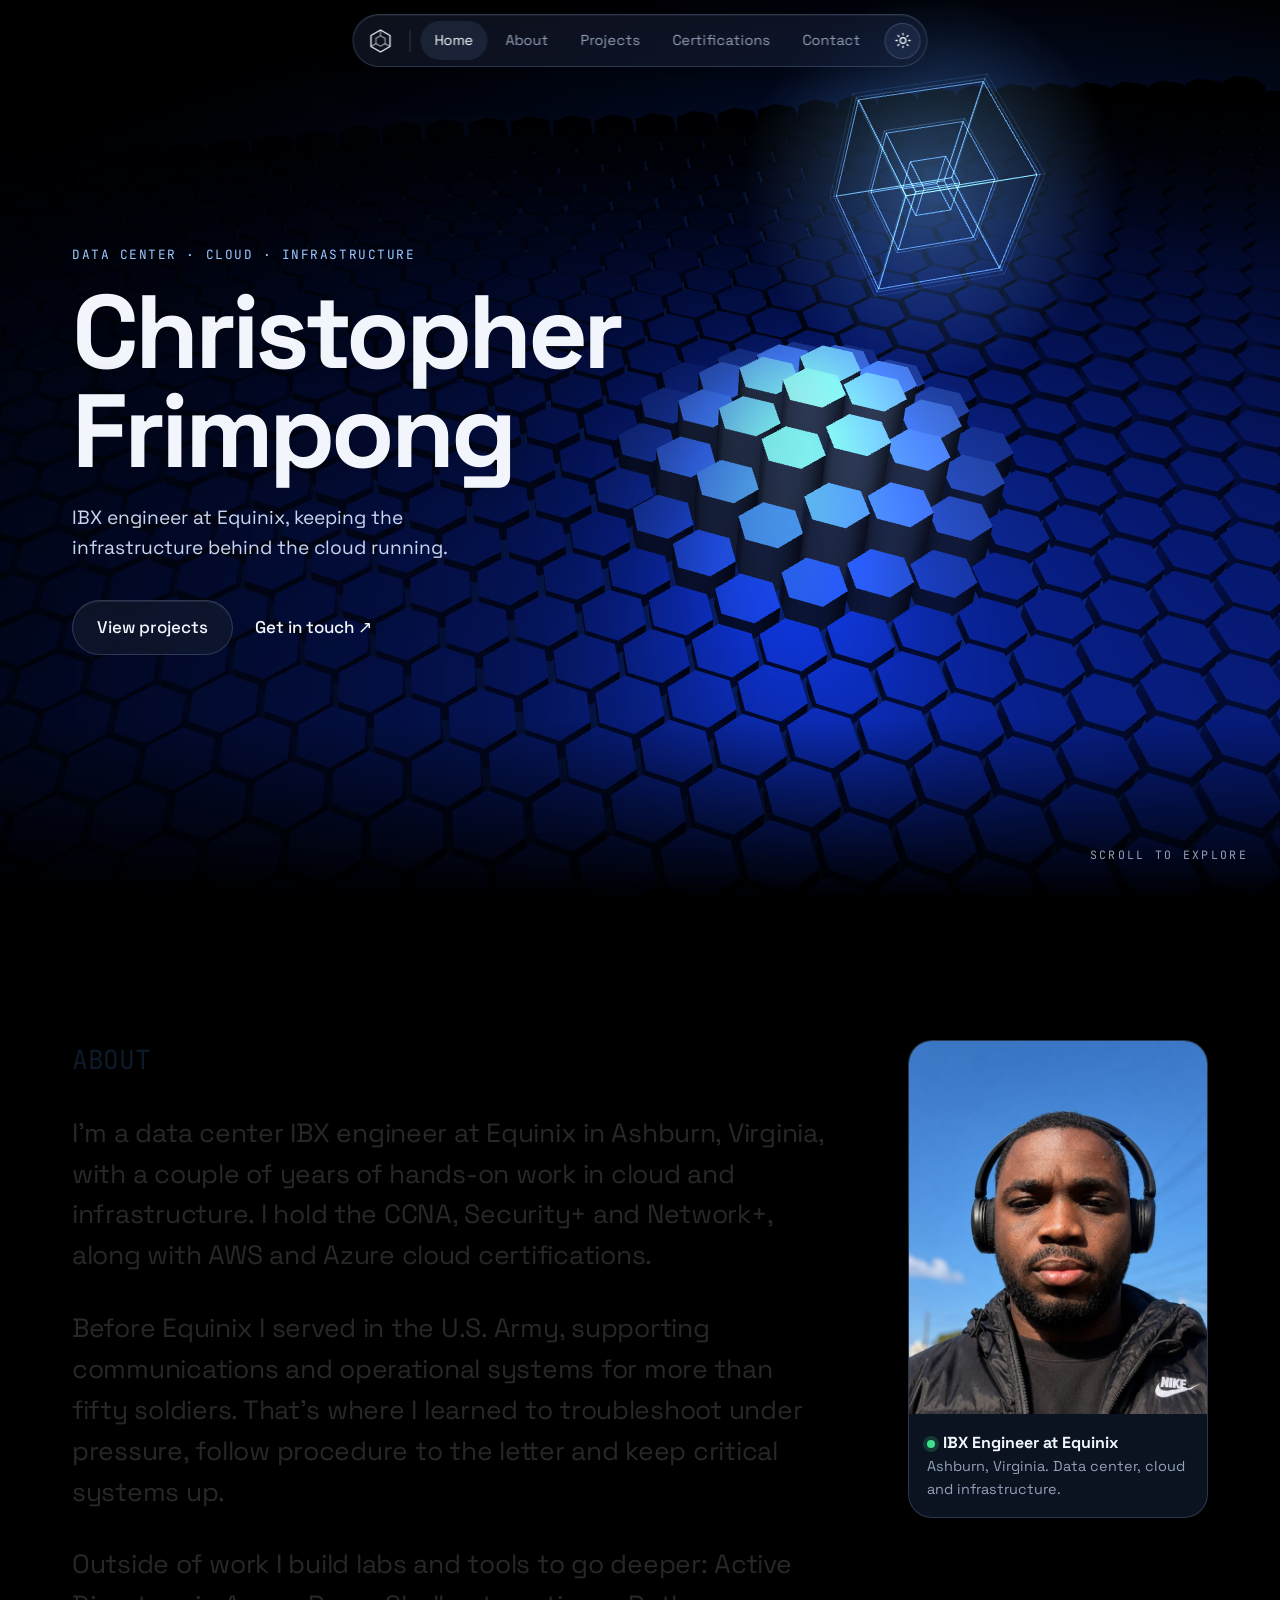
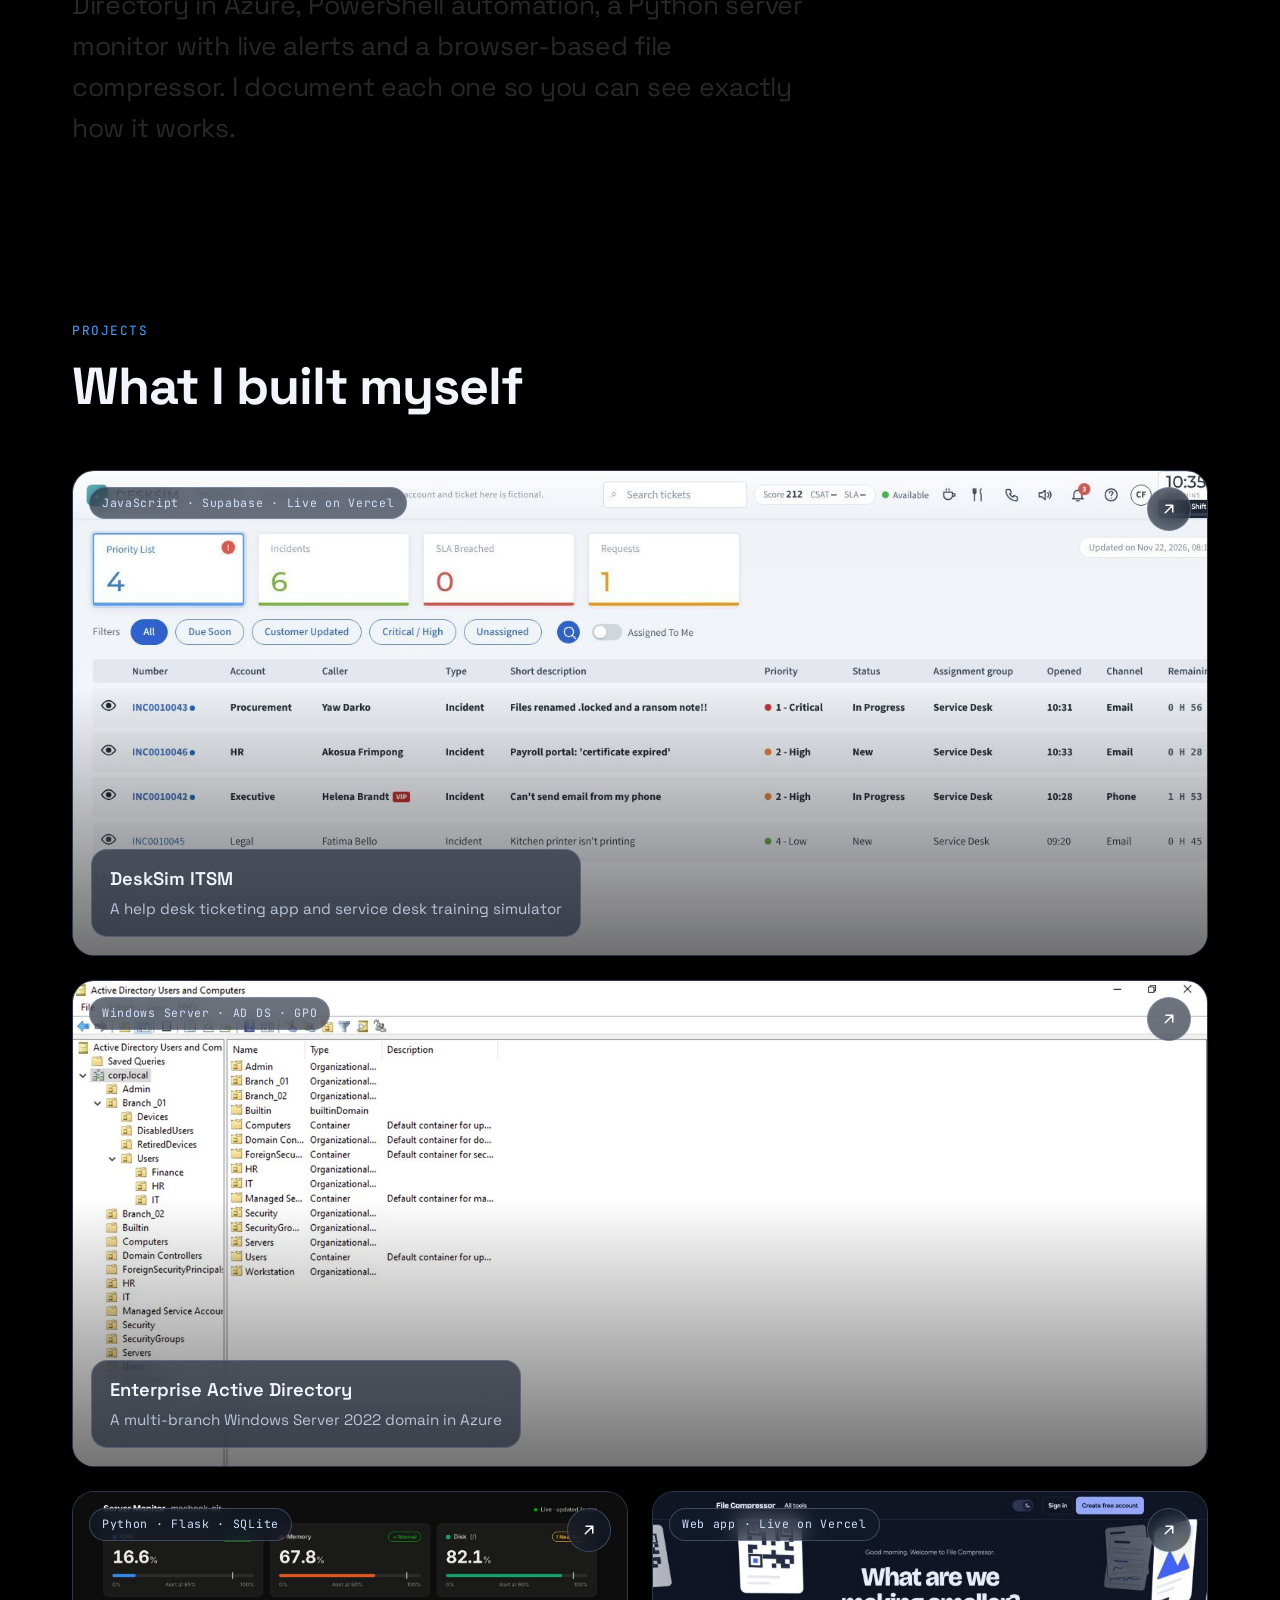
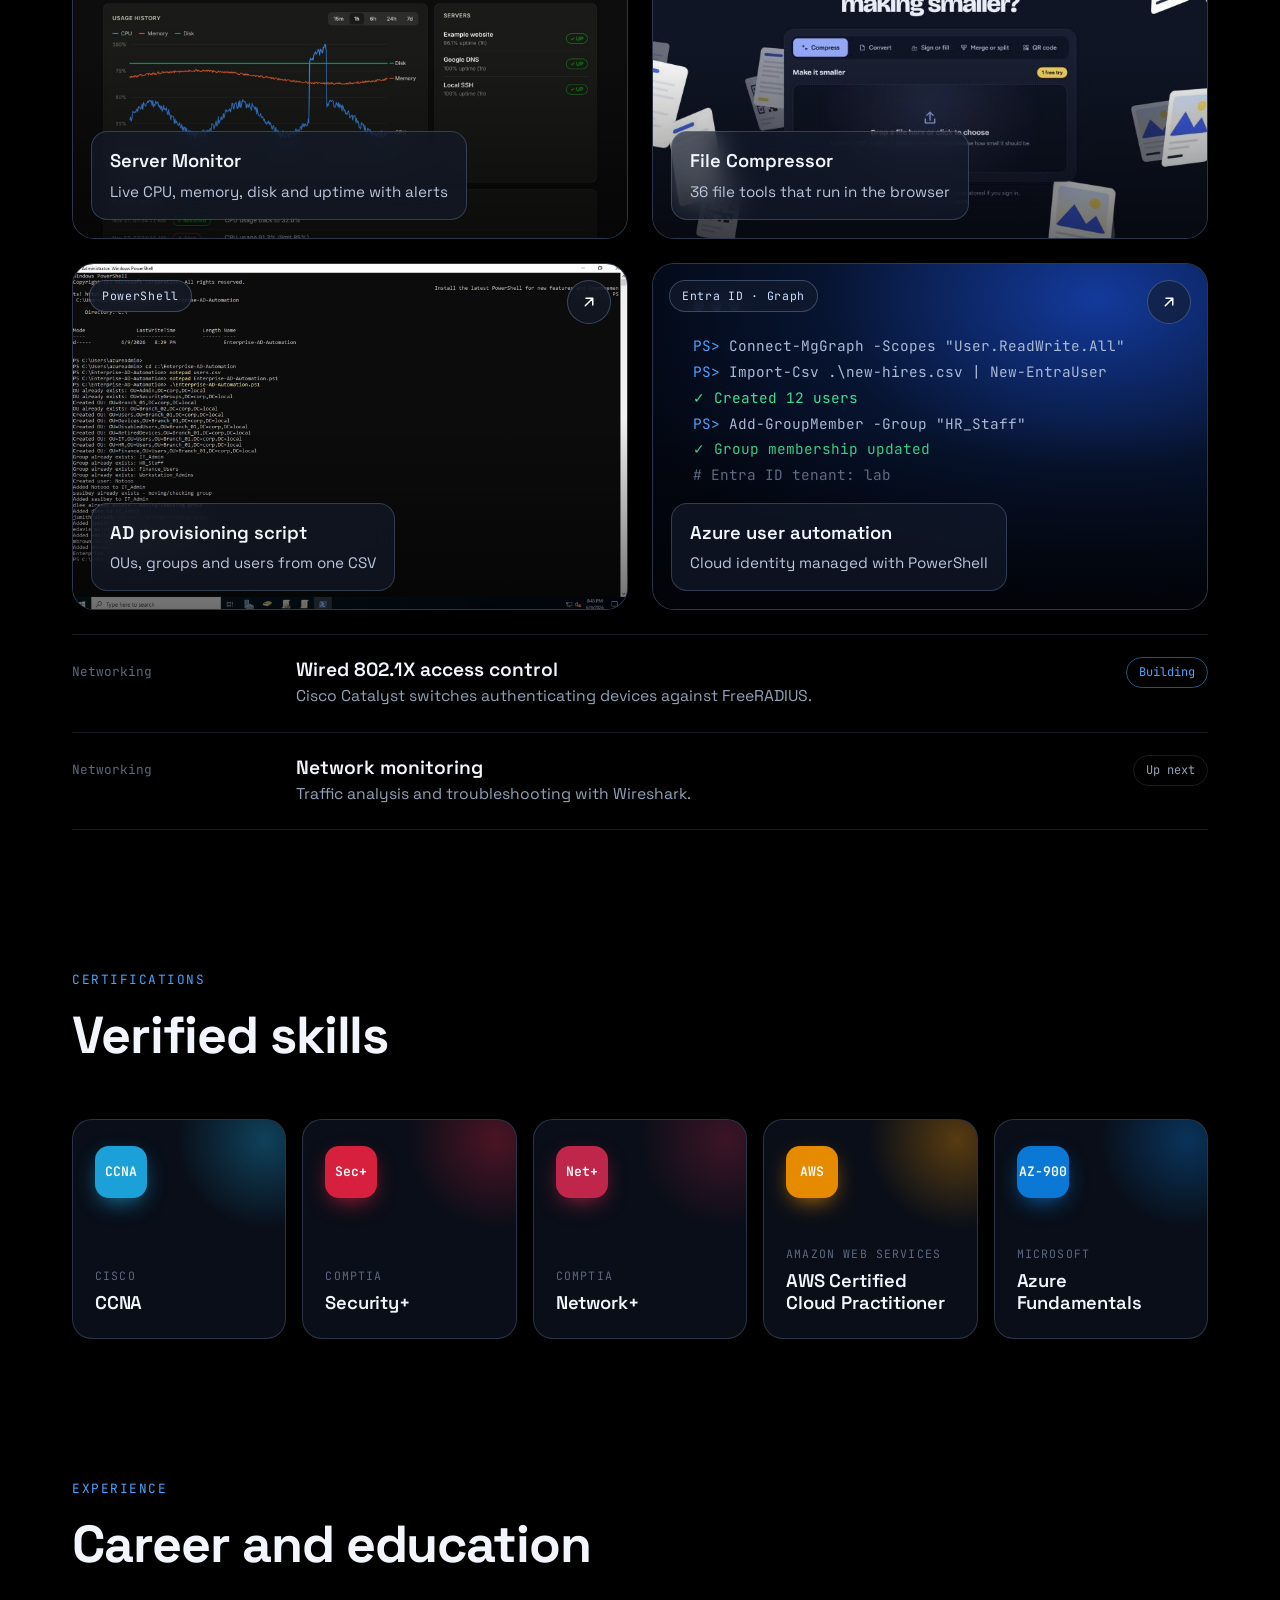
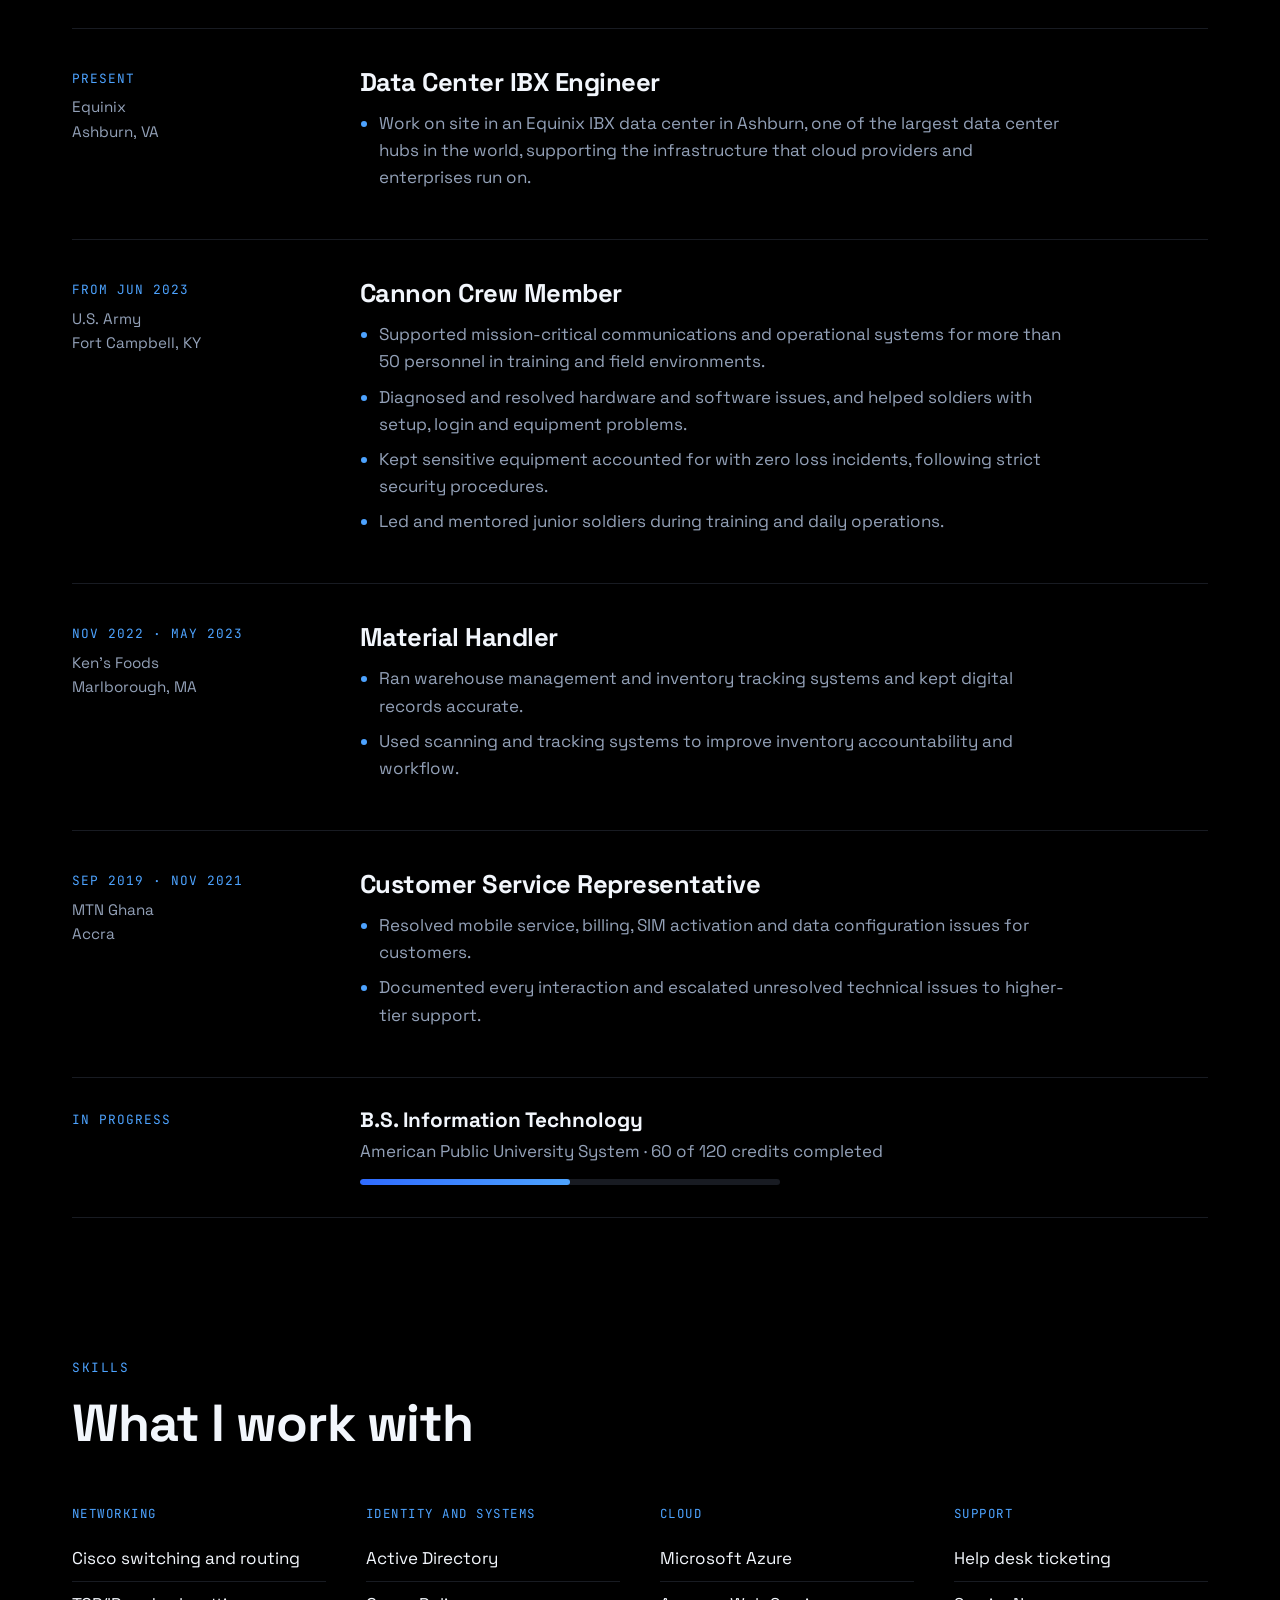
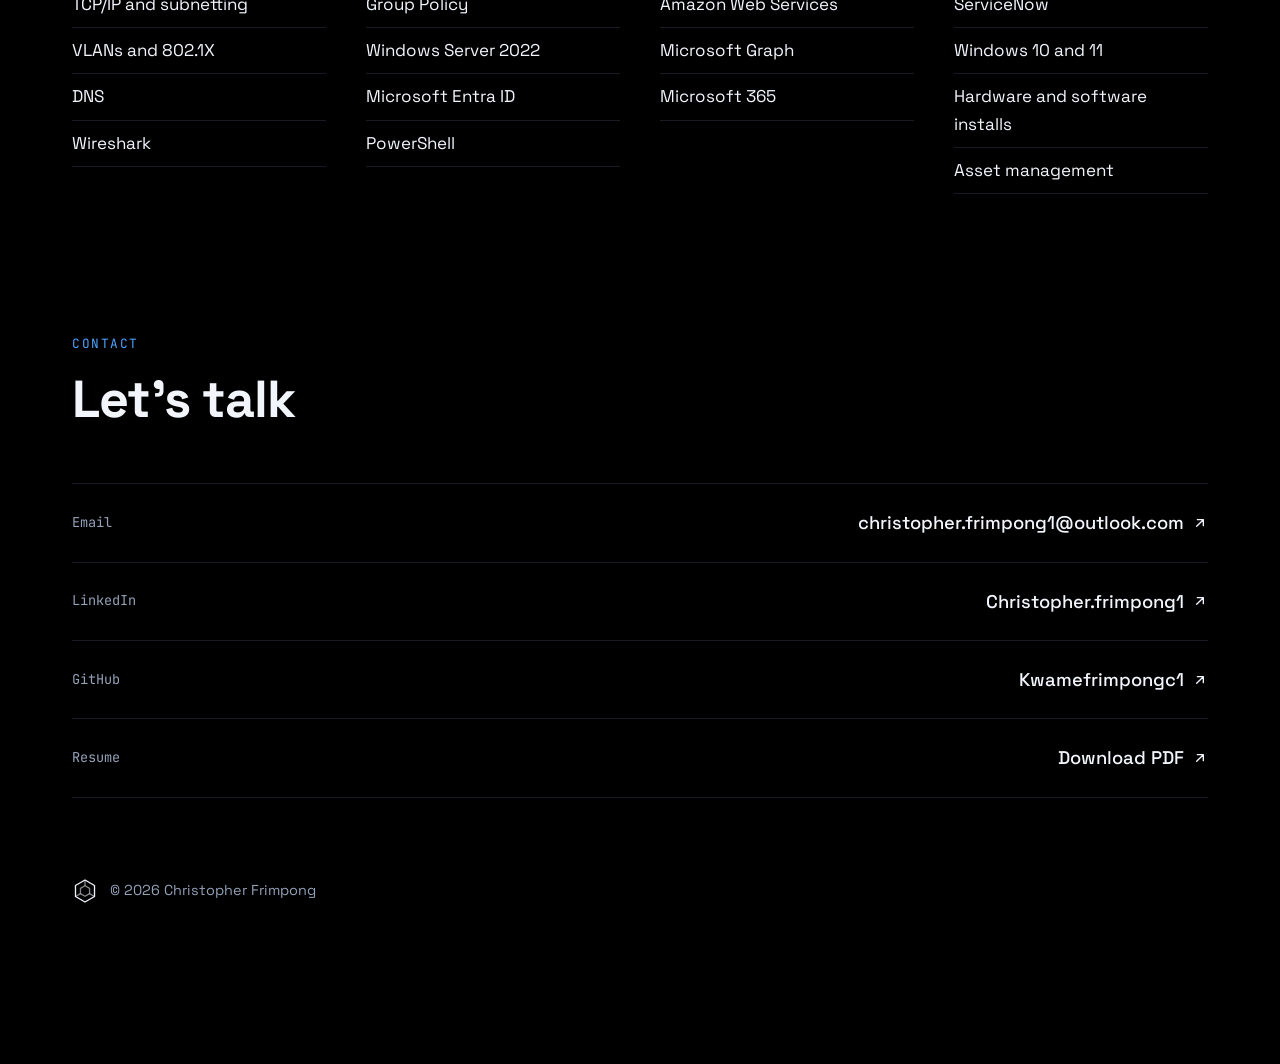
<file: index.html>
<!DOCTYPE html>
<html lang="en" data-theme="dark">
<head>
    <meta charset="UTF-8">
    <meta name="viewport" content="width=device-width, initial-scale=1.0">
    <title>Christopher Frimpong | Data Center, Cloud and Infrastructure</title>
    <meta name="description" content="Data center IBX engineer at Equinix in Ashburn, VA, working in cloud and infrastructure. U.S. Army veteran. CCNA, Security+, Network+, AWS and Azure certified.">
    <meta name="theme-color" content="#000000">
    <script>try{var t=localStorage.getItem('cf-theme');if(t)document.documentElement.setAttribute('data-theme',t)}catch(e){}</script>
    <link rel="stylesheet" href="style.css">
</head>
<body>
<a class="skip" href="#main">Skip to content</a>

<nav class="nav" aria-label="Main">
    <a class="logo" href="#top" aria-label="Christopher Frimpong, home"><svg viewBox="0 0 32 32" fill="none" stroke="currentColor" stroke-width="1.6" stroke-linejoin="round" aria-hidden="true"><path d="M16 2.5 27.7 9.25v13.5L16 29.5 4.3 22.75V9.25Z"/><path d="M16 9.5 21.6 12.75v6.5L16 22.5l-5.6-3.25v-6.5Z" opacity=".55"/><path d="M16 2.5v7M27.7 22.75l-6.1-3.5M4.3 22.75l6.1-3.5" opacity=".55"/></svg></a>
    <span class="divider"></span>
    <a class="link keep" href="#top">Home</a>
    <a class="link" href="#about">About</a>
    <a class="link keep" href="#projects">Projects</a>
    <a class="link" href="#certifications">Certifications</a>
    <a class="link" href="#contact">Contact</a>
    <button class="theme-toggle" type="button" aria-label="Switch to light theme"><svg class="sun" viewBox="0 0 24 24" fill="none" stroke="currentColor" stroke-width="1.8" stroke-linecap="round" aria-hidden="true"><circle cx="12" cy="12" r="4"/><path d="M12 2v2M12 20v2M4.9 4.9l1.4 1.4M17.7 17.7l1.4 1.4M2 12h2M20 12h2M4.9 19.1l1.4-1.4M17.7 6.3l1.4-1.4"/></svg><svg class="moon" viewBox="0 0 24 24" fill="none" stroke="currentColor" stroke-width="1.8" stroke-linecap="round" stroke-linejoin="round" aria-hidden="true"><path d="M21 12.8A9 9 0 1 1 11.2 3a7 7 0 0 0 9.8 9.8Z"/></svg></button>
</nav>

<main id="main">

<section class="hero" id="top">
    <canvas id="hex-canvas" aria-hidden="true"></canvas>
    <div class="wrap">
        <p class="eyebrow">Data center · Cloud · Infrastructure</p>
        <h1><span>Christopher</span><span>Frimpong</span></h1>
        <p class="hero-lede">IBX engineer at Equinix, keeping the infrastructure behind the cloud running.</p>
        <div class="hero-actions">
            <a class="btn-glass" href="#projects">View projects</a>
            <a class="btn-plain" href="#contact">Get in touch ↗</a>
        </div>
    </div>
    <span class="scroll-cue" aria-hidden="true">Scroll to explore</span>
</section>

<section class="section" id="about">
    <div class="wrap about-grid">
        <div class="reveal-text">
            <p class="eyebrow">About</p>
            <p>I'm a data center IBX engineer at Equinix in Ashburn, Virginia, with a couple of years of hands-on work in cloud and infrastructure. I hold the CCNA, Security+ and Network+, along with AWS and Azure cloud certifications.</p>
            <p>Before Equinix I served in the U.S. Army, supporting communications and operational systems for more than fifty soldiers. That's where I learned to troubleshoot under pressure, follow procedure to the letter and keep critical systems up.</p>
            <p>Outside of work I build labs and tools to go deeper: Active Directory in Azure, PowerShell automation, a Python server monitor with live alerts and a browser-based file compressor. I document each one so you can see exactly how it works.</p>
        </div>
        <figure class="portrait-card">
            <img src="images/profile.jpg" alt="Christopher Frimpong" width="800" height="800">
            <figcaption><strong><span class="status-dot"></span>IBX Engineer at Equinix</strong>Ashburn, Virginia. Data center, cloud and infrastructure.</figcaption>
        </figure>
    </div>
</section>

<section class="section" id="projects">
    <div class="wrap">
        <p class="eyebrow">Projects</p>
        <h2 class="section-title">What I built myself</h2>

        <div class="proj-grid">
            <a class="proj wide" href="projects/desksim.html">
                <img src="images/desksim-priority.jpg" alt="DeskSim help desk app showing a priority list of tickets with count cards and SLA timers" loading="lazy">
                <span class="pill">JavaScript · Supabase · Live on Vercel</span>
                <span class="go"><svg viewBox="0 0 24 24" fill="none" stroke="currentColor" stroke-width="2" stroke-linecap="round" stroke-linejoin="round" aria-hidden="true"><path d="M7 17 17 7M8 7h9v9"/></svg></span>
                <span class="cap"><strong>DeskSim ITSM</strong><span>A help desk ticketing app and service desk training simulator</span></span>
            </a>
            <a class="proj wide" href="projects/active-directory-lab.html">
                <img src="images/ad-ou-structure.jpg" alt="Active Directory Users and Computers showing the corp.local OU tree" loading="lazy">
                <span class="pill">Windows Server · AD DS · GPO</span>
                <span class="go"><svg viewBox="0 0 24 24" fill="none" stroke="currentColor" stroke-width="2" stroke-linecap="round" stroke-linejoin="round" aria-hidden="true"><path d="M7 17 17 7M8 7h9v9"/></svg></span>
                <span class="cap"><strong>Enterprise Active Directory</strong><span>A multi-branch Windows Server 2022 domain in Azure</span></span>
            </a>
            <a class="proj" href="projects/server-monitor.html">
                <img src="images/server-monitor.jpg" alt="Server Monitor dashboard showing CPU, memory and disk gauges, a usage history chart, server uptime and recent alerts" loading="lazy">
                <span class="pill">Python · Flask · SQLite</span>
                <span class="go"><svg viewBox="0 0 24 24" fill="none" stroke="currentColor" stroke-width="2" stroke-linecap="round" stroke-linejoin="round" aria-hidden="true"><path d="M7 17 17 7M8 7h9v9"/></svg></span>
                <span class="cap"><strong>Server Monitor</strong><span>Live CPU, memory, disk and uptime with alerts</span></span>
            </a>
            <a class="proj" href="projects/file-compressor.html">
                <img src="images/fc-home.jpg" alt="File Compressor home screen with a drop zone and tabs for compress, convert, sign, merge and QR code" loading="lazy">
                <span class="pill">Web app · Live on Vercel</span>
                <span class="go"><svg viewBox="0 0 24 24" fill="none" stroke="currentColor" stroke-width="2" stroke-linecap="round" stroke-linejoin="round" aria-hidden="true"><path d="M7 17 17 7M8 7h9v9"/></svg></span>
                <span class="cap"><strong>File Compressor</strong><span>36 file tools that run in the browser</span></span>
            </a>
            <a class="proj" href="projects/active-directory-lab.html">
                <img src="images/ad-powershell.jpg" alt="PowerShell script output creating OUs, groups and users" loading="lazy">
                <span class="pill">PowerShell</span>
                <span class="go"><svg viewBox="0 0 24 24" fill="none" stroke="currentColor" stroke-width="2" stroke-linecap="round" stroke-linejoin="round" aria-hidden="true"><path d="M7 17 17 7M8 7h9v9"/></svg></span>
                <span class="cap"><strong>AD provisioning script</strong><span>OUs, groups and users from one CSV</span></span>
            </a>
            <a class="proj" href="projects/azure-user-automation.html">
                <div class="mock" aria-hidden="true">
                    <div class="bar"><i></i><i></i><i></i></div>
                    <div><span class="p">PS&gt;</span> Connect-MgGraph -Scopes "User.ReadWrite.All"</div>
                    <div><span class="p">PS&gt;</span> Import-Csv .\new-hires.csv | New-EntraUser</div>
                    <div class="ok">✓ Created 12 users</div>
                    <div><span class="p">PS&gt;</span> Add-GroupMember -Group "HR_Staff"</div>
                    <div class="ok">✓ Group membership updated</div>
                    <div class="c"># Entra ID tenant: lab</div>
                </div>
                <span class="pill">Entra ID · Graph</span>
                <span class="go"><svg viewBox="0 0 24 24" fill="none" stroke="currentColor" stroke-width="2" stroke-linecap="round" stroke-linejoin="round" aria-hidden="true"><path d="M7 17 17 7M8 7h9v9"/></svg></span>
                <span class="cap"><strong>Azure user automation</strong><span>Cloud identity managed with PowerShell</span></span>
            </a>
        </div>

        <div class="upcoming">
            <ul>
                <li><span class="k">Networking</span><div><h3>Wired 802.1X access control</h3><p>Cisco Catalyst switches authenticating devices against FreeRADIUS.</p></div><span class="chip live">Building</span></li>
                <li><span class="k">Networking</span><div><h3>Network monitoring</h3><p>Traffic analysis and troubleshooting with Wireshark.</p></div><span class="chip">Up next</span></li>
            </ul>
        </div>
    </div>
</section>

<section class="section" id="certifications">
    <div class="wrap">
        <p class="eyebrow">Certifications</p>
        <h2 class="section-title">Verified skills</h2>
        <div class="cert-grid">
            <div class="cert" style="--c:#1ba0d7;--glow:rgba(27,160,215,.35)"><div class="mark">CCNA</div><p class="issuer">Cisco</p><h3>CCNA</h3></div>
            <div class="cert" style="--c:#d6203d;--glow:rgba(214,32,61,.32)"><div class="mark">Sec+</div><p class="issuer">CompTIA</p><h3>Security+</h3></div>
            <div class="cert" style="--c:#c0254a;--glow:rgba(192,37,74,.28)"><div class="mark">Net+</div><p class="issuer">CompTIA</p><h3>Network+</h3></div>
            <div class="cert" style="--c:#e68a00;--glow:rgba(255,153,0,.32)"><div class="mark">AWS</div><p class="issuer">Amazon Web Services</p><h3>AWS Certified Cloud Practitioner</h3></div>
            <div class="cert" style="--c:#0a78d4;--glow:rgba(10,120,212,.35)"><div class="mark">AZ-900</div><p class="issuer">Microsoft</p><h3>Azure Fundamentals</h3></div>
        </div>
    </div>
</section>

<section class="section" id="experience">
    <div class="wrap">
        <p class="eyebrow">Experience</p>
        <h2 class="section-title">Career and education</h2>
        <div class="exp">
            <div class="exp-item">
                <div><p class="when">Present</p><p class="where">Equinix<br>Ashburn, VA</p></div>
                <div>
                    <h3>Data Center IBX Engineer</h3>
                    <ul>
                        <li>Work on site in an Equinix IBX data center in Ashburn, one of the largest data center hubs in the world, supporting the infrastructure that cloud providers and enterprises run on.</li>
                    </ul>
                </div>
            </div>
            <div class="exp-item">
                <div><p class="when">From Jun 2023</p><p class="where">U.S. Army<br>Fort Campbell, KY</p></div>
                <div>
                    <h3>Cannon Crew Member</h3>
                    <ul>
                        <li>Supported mission-critical communications and operational systems for more than 50 personnel in training and field environments.</li>
                        <li>Diagnosed and resolved hardware and software issues, and helped soldiers with setup, login and equipment problems.</li>
                        <li>Kept sensitive equipment accounted for with zero loss incidents, following strict security procedures.</li>
                        <li>Led and mentored junior soldiers during training and daily operations.</li>
                    </ul>
                </div>
            </div>
            <div class="exp-item">
                <div><p class="when">Nov 2022 · May 2023</p><p class="where">Ken's Foods<br>Marlborough, MA</p></div>
                <div>
                    <h3>Material Handler</h3>
                    <ul>
                        <li>Ran warehouse management and inventory tracking systems and kept digital records accurate.</li>
                        <li>Used scanning and tracking systems to improve inventory accountability and workflow.</li>
                    </ul>
                </div>
            </div>
            <div class="exp-item">
                <div><p class="when">Sep 2019 · Nov 2021</p><p class="where">MTN Ghana<br>Accra</p></div>
                <div>
                    <h3>Customer Service Representative</h3>
                    <ul>
                        <li>Resolved mobile service, billing, SIM activation and data configuration issues for customers.</li>
                        <li>Documented every interaction and escalated unresolved technical issues to higher-tier support.</li>
                    </ul>
                </div>
            </div>
            <div class="edu-row">
                <div><p class="when">In progress</p></div>
                <div>
                    <h3>B.S. Information Technology</h3>
                    <p>American Public University System · 60 of 120 credits completed</p>
                    <div class="bar-track" role="img" aria-label="About halfway complete"><i></i></div>
                </div>
            </div>
        </div>
    </div>
</section>

<section class="section" id="skills">
    <div class="wrap">
        <p class="eyebrow">Skills</p>
        <h2 class="section-title">What I work with</h2>
        <div class="skills">
            <div><h3>Networking</h3><ul><li>Cisco switching and routing</li><li>TCP/IP and subnetting</li><li>VLANs and 802.1X</li><li>DNS</li><li>Wireshark</li></ul></div>
            <div><h3>Identity and systems</h3><ul><li>Active Directory</li><li>Group Policy</li><li>Windows Server 2022</li><li>Microsoft Entra ID</li><li>PowerShell</li></ul></div>
            <div><h3>Cloud</h3><ul><li>Microsoft Azure</li><li>Amazon Web Services</li><li>Microsoft Graph</li><li>Microsoft 365</li></ul></div>
            <div><h3>Support</h3><ul><li>Help desk ticketing</li><li>ServiceNow</li><li>Windows 10 and 11</li><li>Hardware and software installs</li><li>Asset management</li></ul></div>
        </div>
    </div>
</section>

<section class="section" id="contact">
    <div class="wrap">
        <p class="eyebrow">Contact</p>
        <h2 class="section-title">Let's talk</h2>
        <div class="contact-list">
            <a href="mailto:christopher.frimpong1@outlook.com"><span>Email</span><b>christopher.frimpong1@outlook.com <svg viewBox="0 0 24 24" fill="none" stroke="currentColor" stroke-width="2" stroke-linecap="round" stroke-linejoin="round" aria-hidden="true"><path d="M7 17 17 7M8 7h9v9"/></svg></b></a>
            <a href="https://www.linkedin.com/in/Christopher.frimpong1" target="_blank" rel="noopener"><span>LinkedIn</span><b>Christopher.frimpong1 <svg viewBox="0 0 24 24" fill="none" stroke="currentColor" stroke-width="2" stroke-linecap="round" stroke-linejoin="round" aria-hidden="true"><path d="M7 17 17 7M8 7h9v9"/></svg></b></a>
            <a href="https://github.com/Kwamefrimpongc1" target="_blank" rel="noopener"><span>GitHub</span><b>Kwamefrimpongc1 <svg viewBox="0 0 24 24" fill="none" stroke="currentColor" stroke-width="2" stroke-linecap="round" stroke-linejoin="round" aria-hidden="true"><path d="M7 17 17 7M8 7h9v9"/></svg></b></a>
            <a href="resume/Christopher_Frimpong_Resume1.pdf" download><span>Resume</span><b>Download PDF <svg viewBox="0 0 24 24" fill="none" stroke="currentColor" stroke-width="2" stroke-linecap="round" stroke-linejoin="round" aria-hidden="true"><path d="M7 17 17 7M8 7h9v9"/></svg></b></a>
        </div>
        <footer class="footer"><svg viewBox="0 0 32 32" fill="none" stroke="currentColor" stroke-width="1.6" stroke-linejoin="round" aria-hidden="true"><path d="M16 2.5 27.7 9.25v13.5L16 29.5 4.3 22.75V9.25Z"/><path d="M16 9.5 21.6 12.75v6.5L16 22.5l-5.6-3.25v-6.5Z" opacity=".55"/><path d="M16 2.5v7M27.7 22.75l-6.1-3.5M4.3 22.75l6.1-3.5" opacity=".55"/></svg><span>© 2026 Christopher Frimpong</span></footer>
    </div>
</section>

</main>

<script src="vendor/three.min.js"></script>
<script src="main.js"></script>
</body>
</html>
</file>
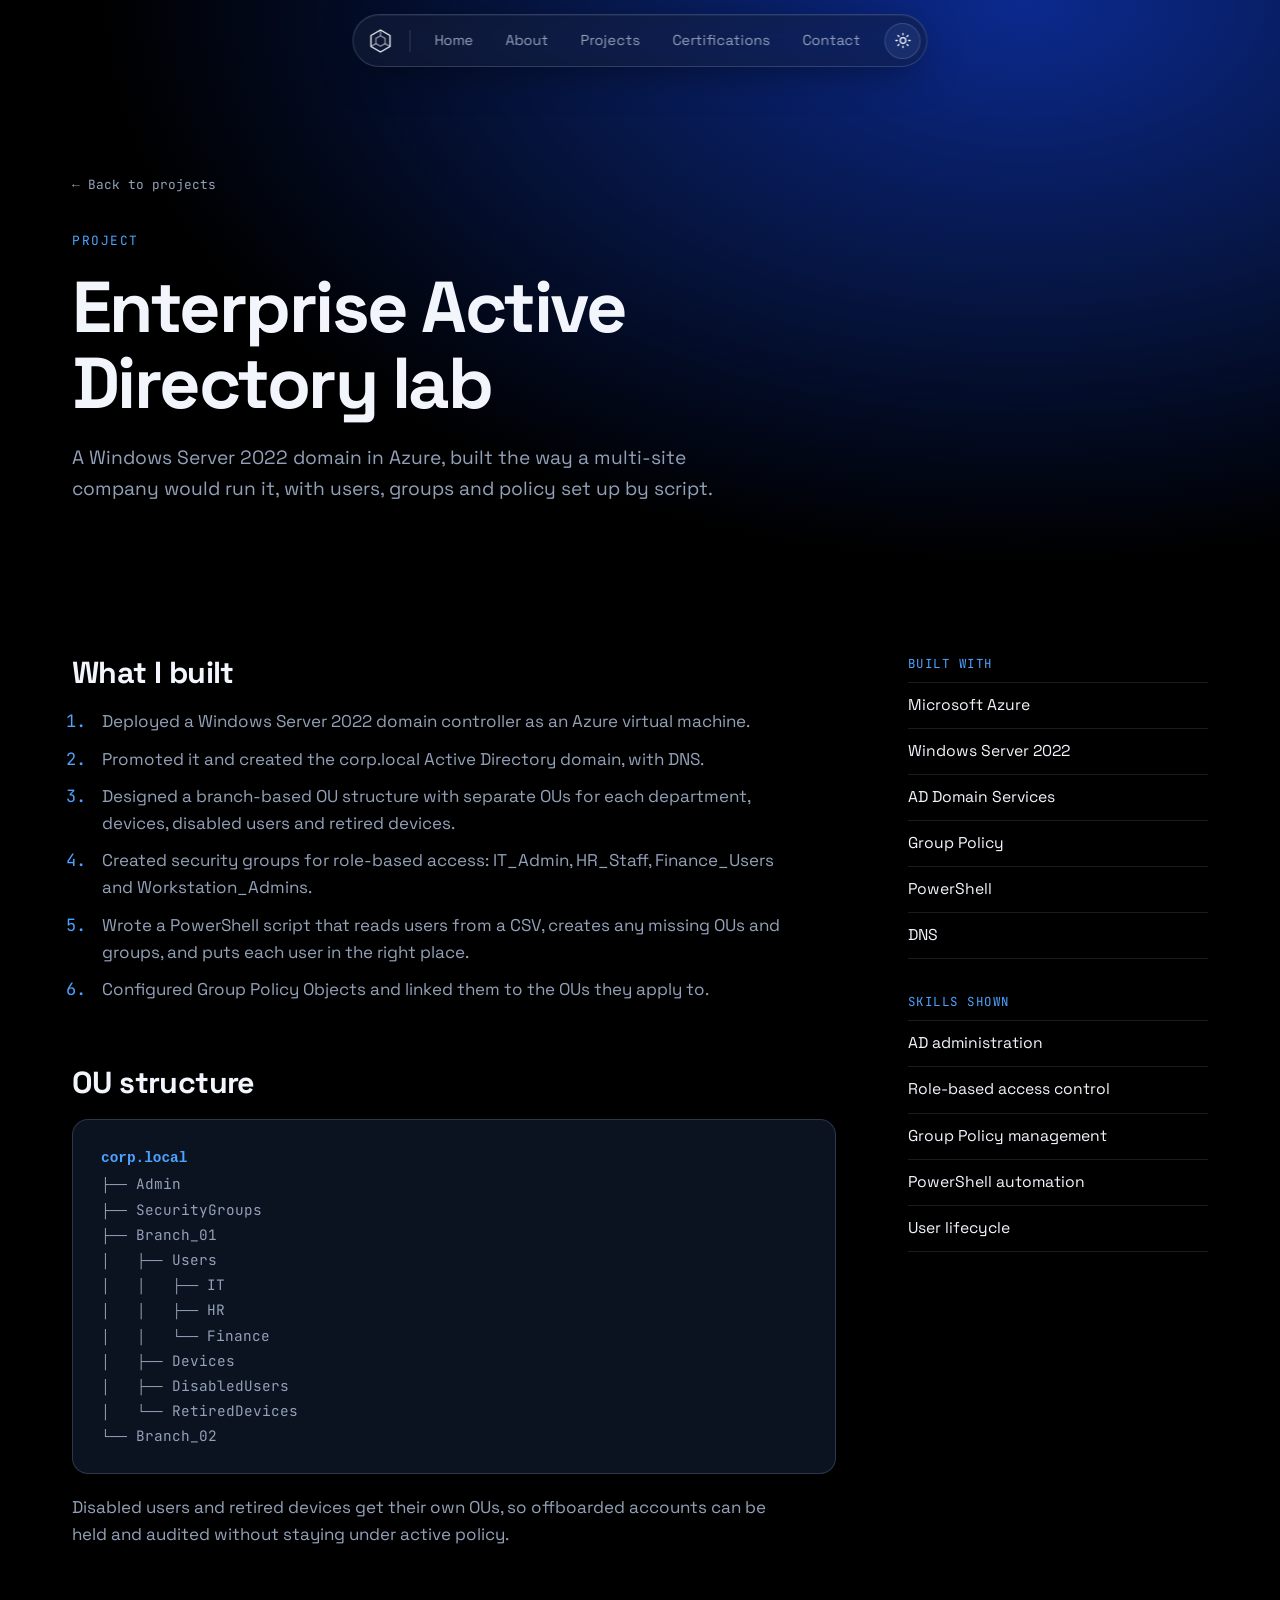
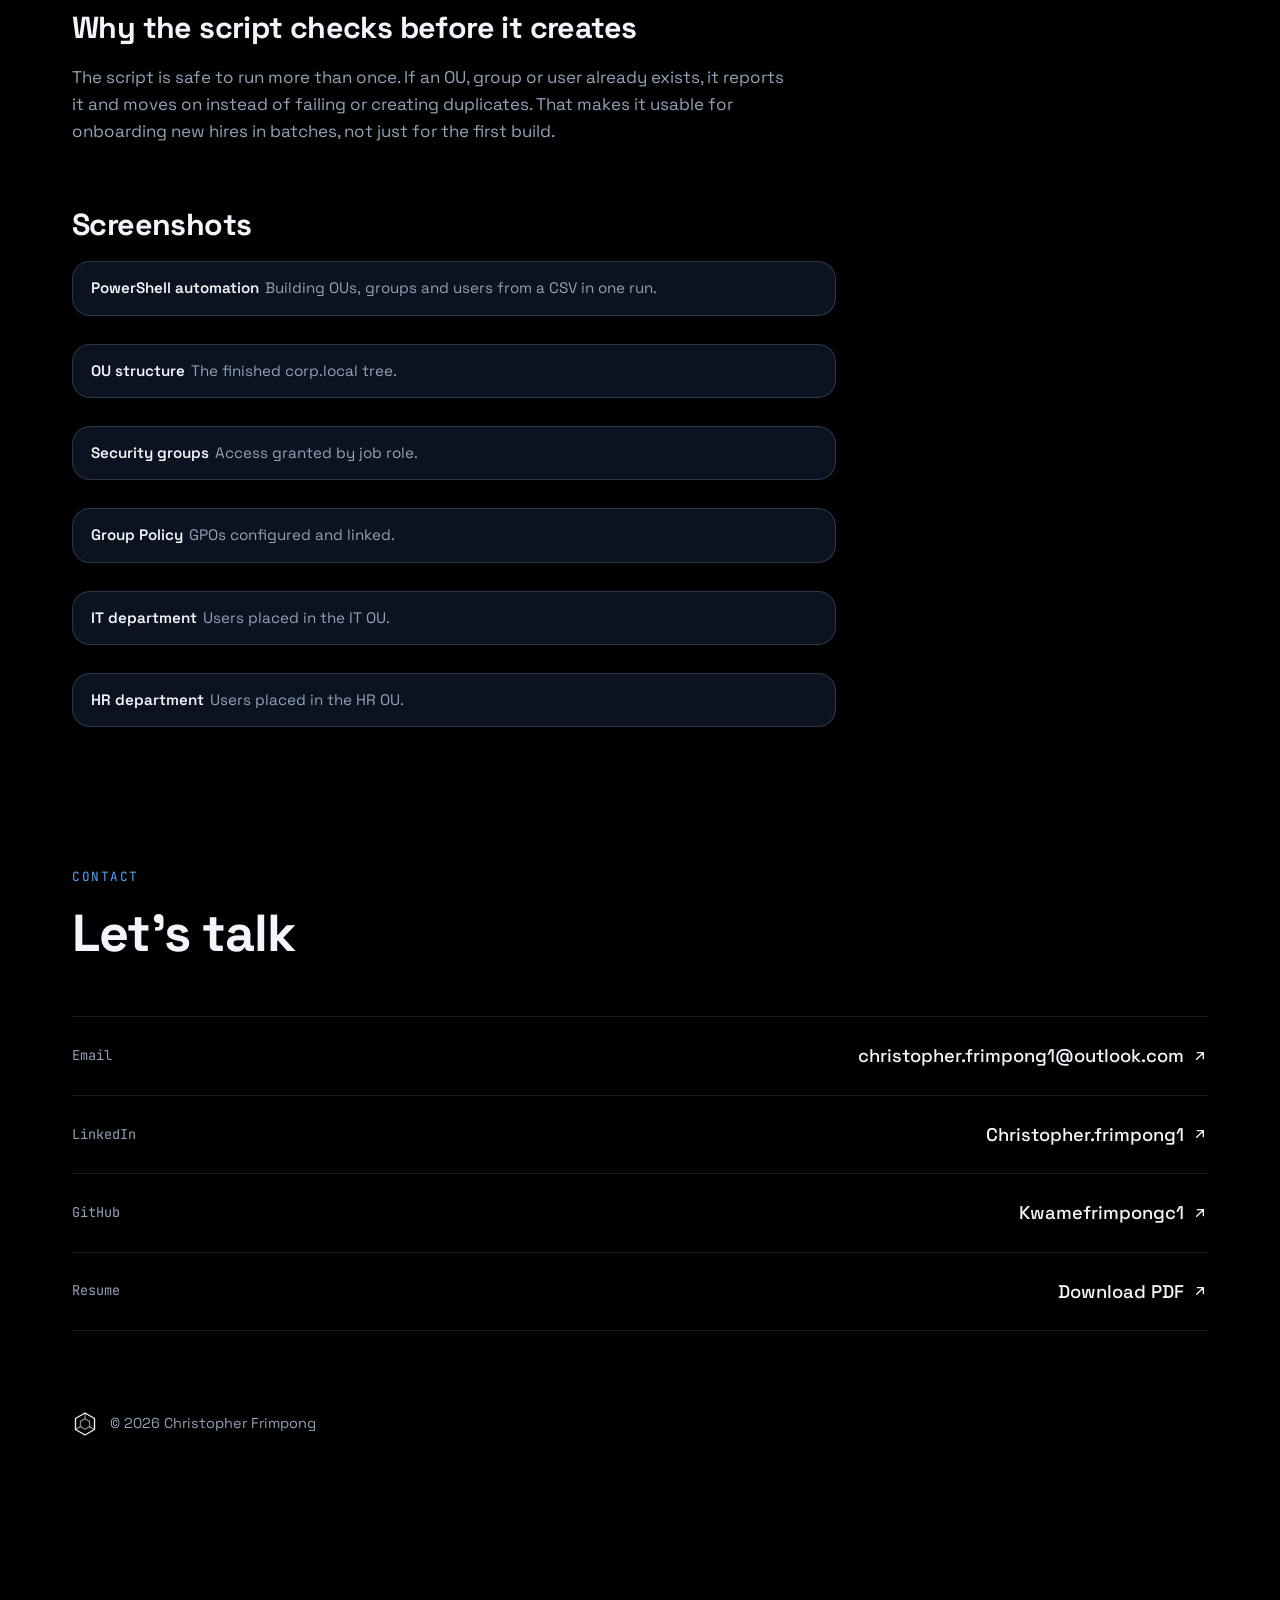
<file: active-directory-lab.html>
<!DOCTYPE html>
<html lang="en">
<head>
<meta charset="UTF-8">
<meta http-equiv="refresh" content="0; url=projects/active-directory-lab.html">
<link rel="canonical" href="projects/active-directory-lab.html">
<title>Enterprise Active Directory lab</title>
</head>
<body><p>This page moved. <a href="projects/active-directory-lab.html">Go to the Enterprise Active Directory lab</a>.</p></body>
</html>
</file>
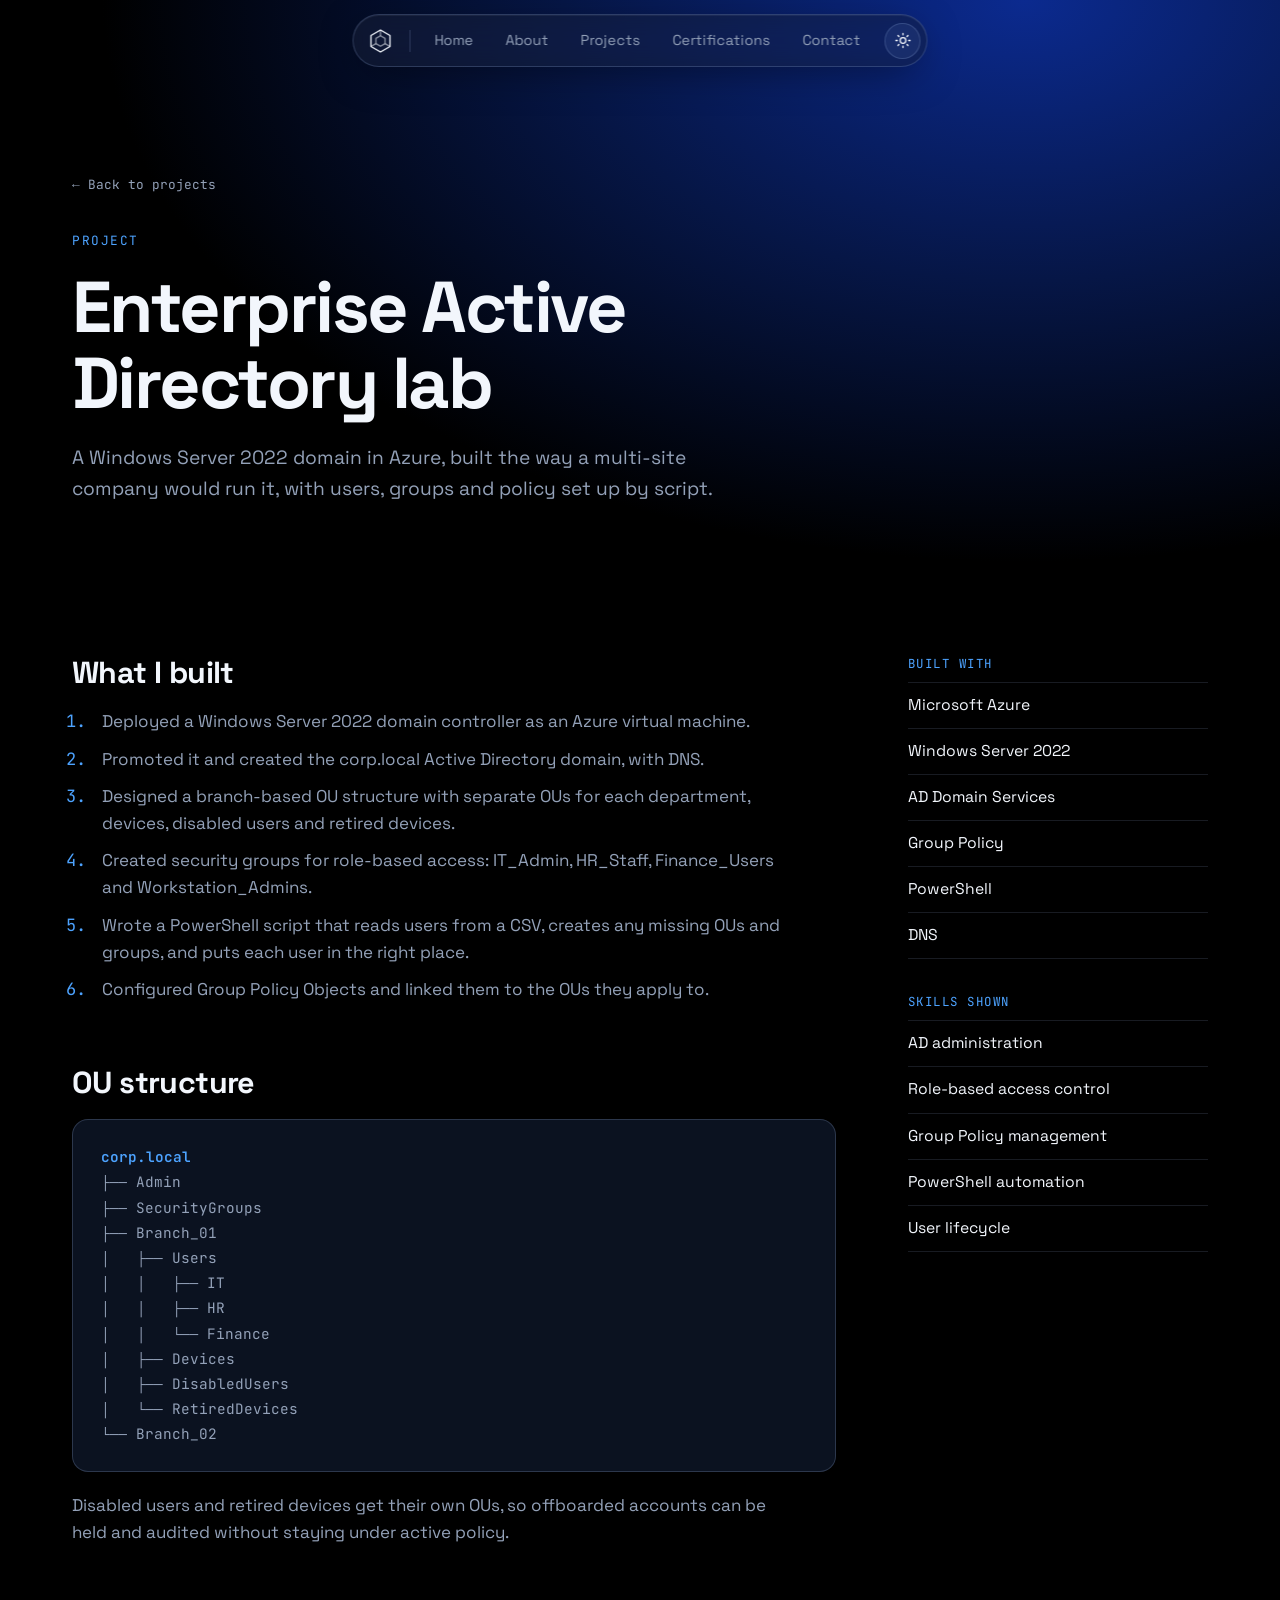
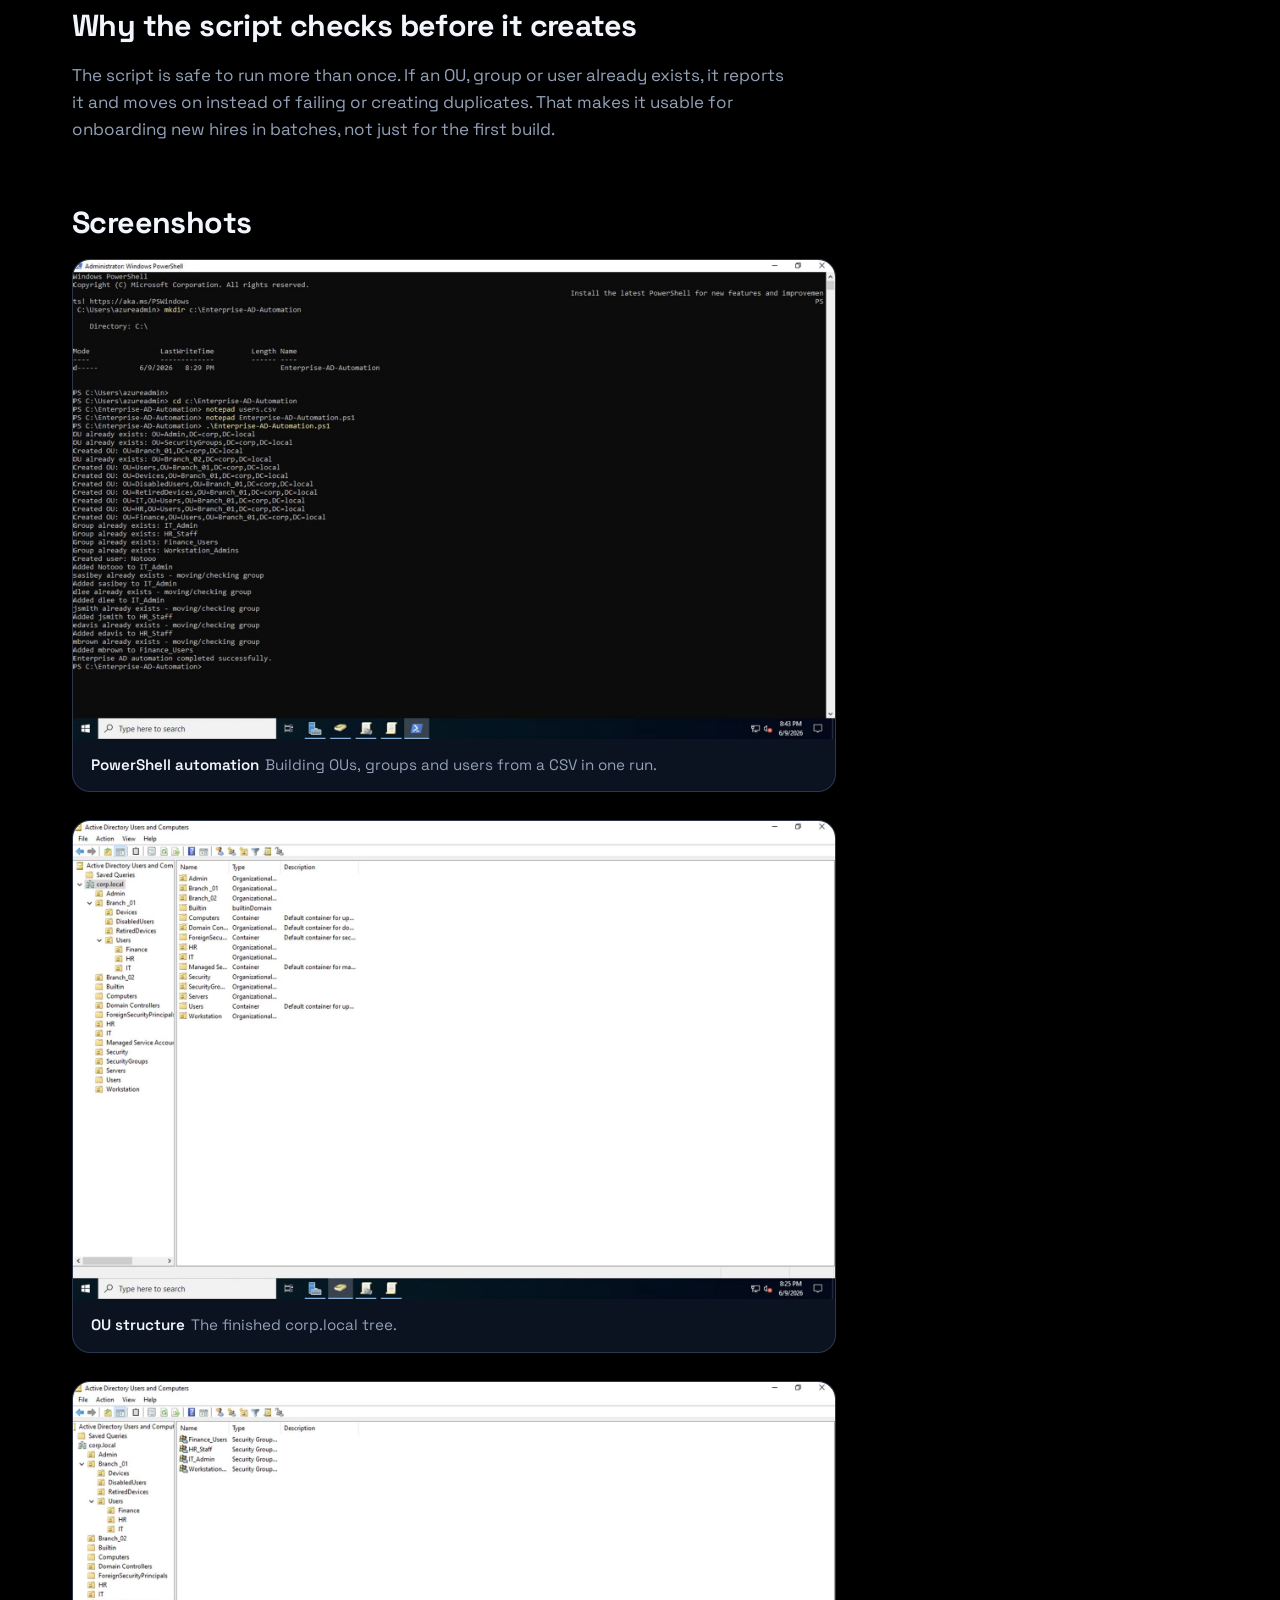
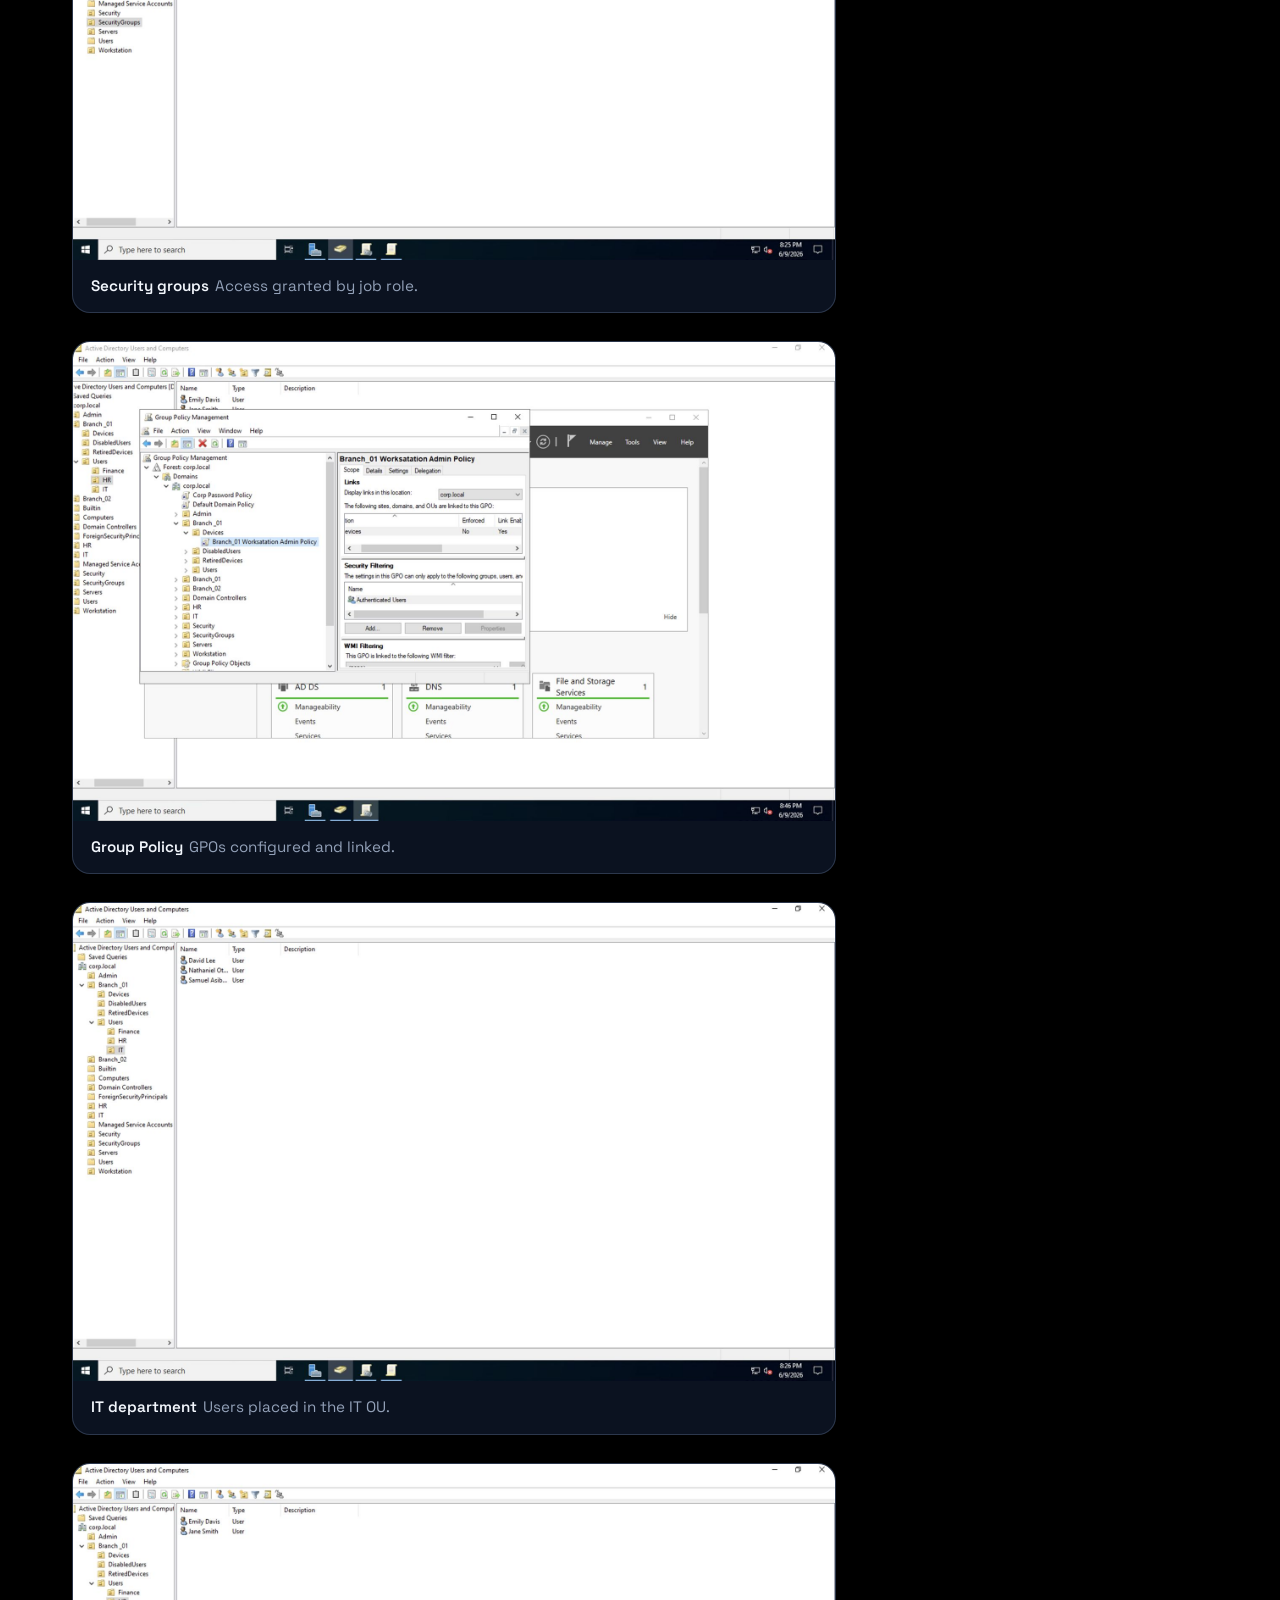
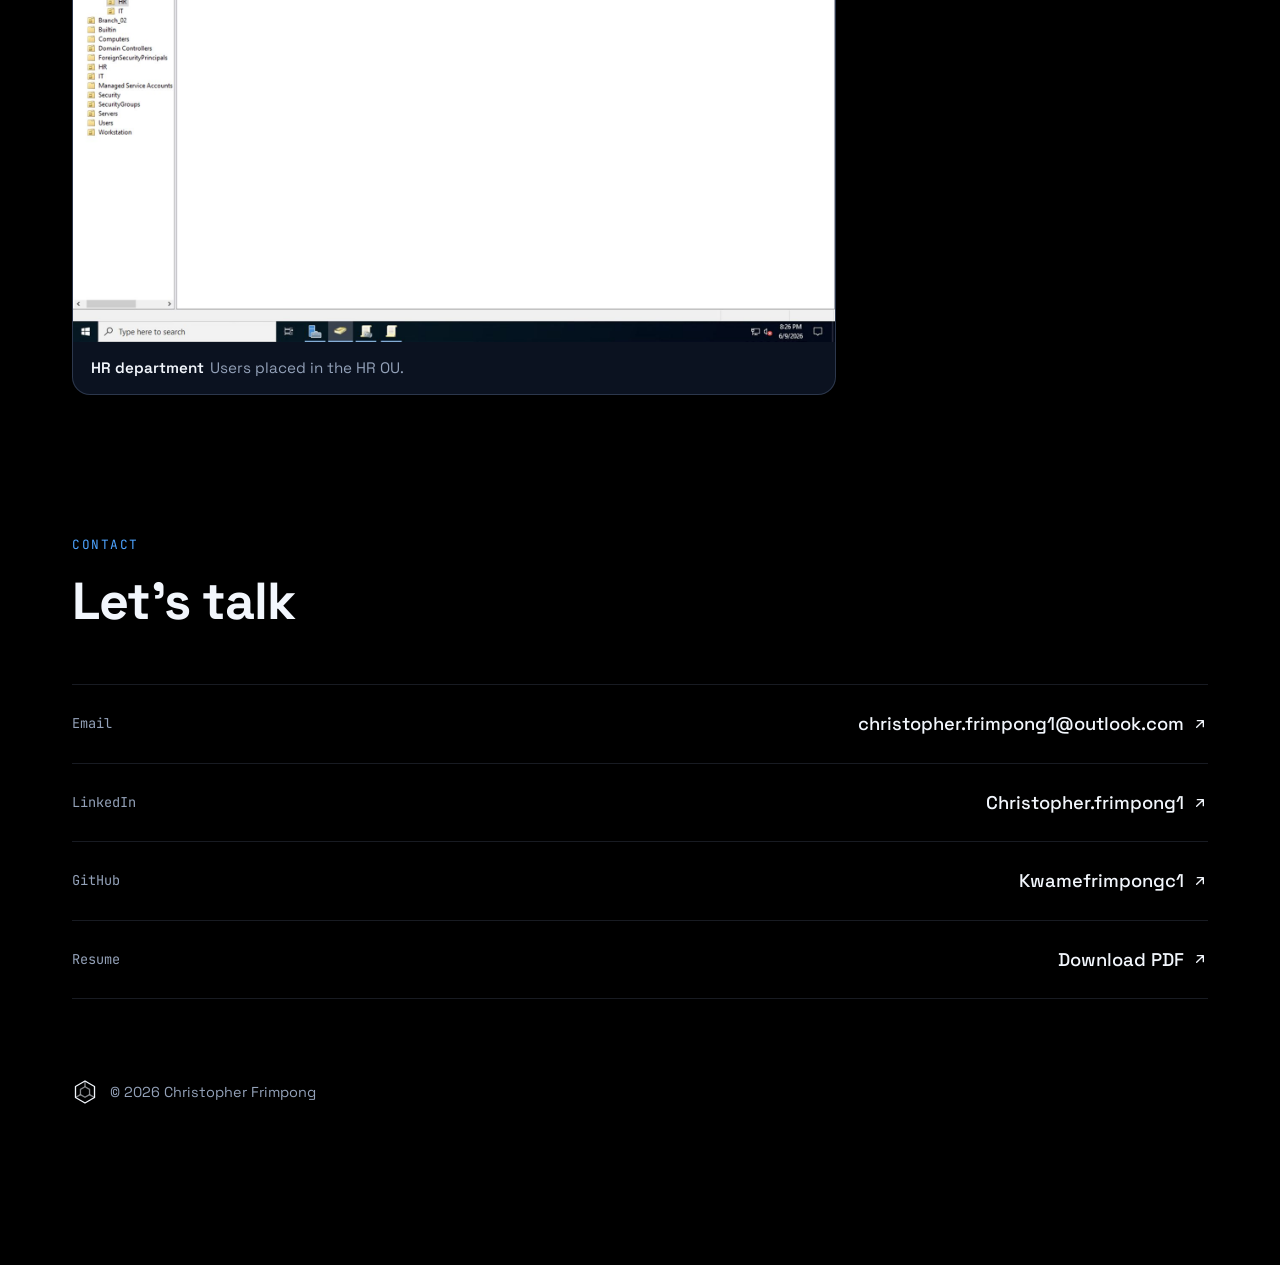
<file: projects/active-directory-lab.html>
<!DOCTYPE html>
<html lang="en" data-theme="dark">
<head>
    <meta charset="UTF-8">
    <meta name="viewport" content="width=device-width, initial-scale=1.0">
    <title>Enterprise Active Directory lab | Christopher Frimpong</title>
    <meta name="theme-color" content="#000000">
    <script>try{var t=localStorage.getItem('cf-theme');if(t)document.documentElement.setAttribute('data-theme',t)}catch(e){}</script>
    <link rel="stylesheet" href="../style.css">
</head>
<body>
<a class="skip" href="#main">Skip to content</a>
<nav class="nav" aria-label="Main">
    <a class="logo" href="../index.html#top" aria-label="Christopher Frimpong, home"><svg viewBox="0 0 32 32" fill="none" stroke="currentColor" stroke-width="1.6" stroke-linejoin="round" aria-hidden="true"><path d="M16 2.5 27.7 9.25v13.5L16 29.5 4.3 22.75V9.25Z"/><path d="M16 9.5 21.6 12.75v6.5L16 22.5l-5.6-3.25v-6.5Z" opacity=".55"/><path d="M16 2.5v7M27.7 22.75l-6.1-3.5M4.3 22.75l6.1-3.5" opacity=".55"/></svg></a>
    <span class="divider"></span>
    <a class="link keep" href="../index.html#top">Home</a>
    <a class="link" href="../index.html#about">About</a>
    <a class="link keep" href="../index.html#projects">Projects</a>
    <a class="link" href="../index.html#certifications">Certifications</a>
    <a class="link" href="../index.html#contact">Contact</a>
    <button class="theme-toggle" type="button" aria-label="Switch to light theme"><svg class="sun" viewBox="0 0 24 24" fill="none" stroke="currentColor" stroke-width="1.8" stroke-linecap="round" aria-hidden="true"><circle cx="12" cy="12" r="4"/><path d="M12 2v2M12 20v2M4.9 4.9l1.4 1.4M17.7 17.7l1.4 1.4M2 12h2M20 12h2M4.9 19.1l1.4-1.4M17.7 6.3l1.4-1.4"/></svg><svg class="moon" viewBox="0 0 24 24" fill="none" stroke="currentColor" stroke-width="1.8" stroke-linecap="round" stroke-linejoin="round" aria-hidden="true"><path d="M21 12.8A9 9 0 1 1 11.2 3a7 7 0 0 0 9.8 9.8Z"/></svg></button>
</nav>
<main id="main">
<header class="page-hero">
    <div class="wrap">
        <a class="back" href="../index.html#projects">← Back to projects</a>
        <p class="eyebrow">Project</p>
        <h1>Enterprise Active Directory lab</h1>
        <p class="lede">A Windows Server 2022 domain in Azure, built the way a multi-site company would run it, with users, groups and policy set up by script.</p>
    </div>
</header>
<div class="wrap doc">
    <article>
        <h2>What I built</h2>
        <ol>
            <li>Deployed a Windows Server 2022 domain controller as an Azure virtual machine.</li>
            <li>Promoted it and created the corp.local Active Directory domain, with DNS.</li>
            <li>Designed a branch-based OU structure with separate OUs for each department, devices, disabled users and retired devices.</li>
            <li>Created security groups for role-based access: IT_Admin, HR_Staff, Finance_Users and Workstation_Admins.</li>
            <li>Wrote a PowerShell script that reads users from a CSV, creates any missing OUs and groups, and puts each user in the right place.</li>
            <li>Configured Group Policy Objects and linked them to the OUs they apply to.</li>
        </ol>

        <h2>OU structure</h2>
<pre class="code"><b>corp.local</b>
├── Admin
├── SecurityGroups
├── Branch_01
│   ├── Users
│   │   ├── IT
│   │   ├── HR
│   │   └── Finance
│   ├── Devices
│   ├── DisabledUsers
│   └── RetiredDevices
└── Branch_02</pre>
        <p>Disabled users and retired devices get their own OUs, so offboarded accounts can be held and audited without staying under active policy.</p>

        <h2>Why the script checks before it creates</h2>
        <p>The script is safe to run more than once. If an OU, group or user already exists, it reports it and moves on instead of failing or creating duplicates. That makes it usable for onboarding new hires in batches, not just for the first build.</p>

        <h2>Screenshots</h2>
        <div class="shots">
            <figure><img src="../images/ad-powershell.jpg" alt="PowerShell output creating OUs, groups and users" loading="lazy"><figcaption><strong>PowerShell automation</strong>Building OUs, groups and users from a CSV in one run.</figcaption></figure>
            <figure><img src="../images/ad-ou-structure.jpg" alt="Active Directory Users and Computers showing the OU tree" loading="lazy"><figcaption><strong>OU structure</strong>The finished corp.local tree.</figcaption></figure>
            <figure><img src="../images/ad-security-groups.jpg" alt="Security groups in Active Directory" loading="lazy"><figcaption><strong>Security groups</strong>Access granted by job role.</figcaption></figure>
            <figure><img src="../images/ad-gpo.jpg" alt="Group Policy Management console" loading="lazy"><figcaption><strong>Group Policy</strong>GPOs configured and linked.</figcaption></figure>
            <figure><img src="../images/ad-it.jpg" alt="Users in the IT department OU" loading="lazy"><figcaption><strong>IT department</strong>Users placed in the IT OU.</figcaption></figure>
            <figure><img src="../images/ad-hr.jpg" alt="Users in the HR department OU" loading="lazy"><figcaption><strong>HR department</strong>Users placed in the HR OU.</figcaption></figure>
        </div>
    </article>
    <aside>
        <h3>Built with</h3>
        <ul><li>Microsoft Azure</li><li>Windows Server 2022</li><li>AD Domain Services</li><li>Group Policy</li><li>PowerShell</li><li>DNS</li></ul>
        <h3>Skills shown</h3>
        <ul><li>AD administration</li><li>Role-based access control</li><li>Group Policy management</li><li>PowerShell automation</li><li>User lifecycle</li></ul>
    </aside>
</div>
<section class="section" id="contact">
    <div class="wrap">
        <p class="eyebrow">Contact</p>
        <h2 class="section-title">Let's talk</h2>
        <div class="contact-list">
            <a href="mailto:christopher.frimpong1@outlook.com"><span>Email</span><b>christopher.frimpong1@outlook.com <svg viewBox="0 0 24 24" fill="none" stroke="currentColor" stroke-width="2" stroke-linecap="round" stroke-linejoin="round" aria-hidden="true"><path d="M7 17 17 7M8 7h9v9"/></svg></b></a>
            <a href="https://www.linkedin.com/in/Christopher.frimpong1" target="_blank" rel="noopener"><span>LinkedIn</span><b>Christopher.frimpong1 <svg viewBox="0 0 24 24" fill="none" stroke="currentColor" stroke-width="2" stroke-linecap="round" stroke-linejoin="round" aria-hidden="true"><path d="M7 17 17 7M8 7h9v9"/></svg></b></a>
            <a href="https://github.com/Kwamefrimpongc1" target="_blank" rel="noopener"><span>GitHub</span><b>Kwamefrimpongc1 <svg viewBox="0 0 24 24" fill="none" stroke="currentColor" stroke-width="2" stroke-linecap="round" stroke-linejoin="round" aria-hidden="true"><path d="M7 17 17 7M8 7h9v9"/></svg></b></a>
            <a href="../resume/Christopher_Frimpong_Resume1.pdf" download><span>Resume</span><b>Download PDF <svg viewBox="0 0 24 24" fill="none" stroke="currentColor" stroke-width="2" stroke-linecap="round" stroke-linejoin="round" aria-hidden="true"><path d="M7 17 17 7M8 7h9v9"/></svg></b></a>
        </div>
        <footer class="footer"><svg viewBox="0 0 32 32" fill="none" stroke="currentColor" stroke-width="1.6" stroke-linejoin="round" aria-hidden="true"><path d="M16 2.5 27.7 9.25v13.5L16 29.5 4.3 22.75V9.25Z"/><path d="M16 9.5 21.6 12.75v6.5L16 22.5l-5.6-3.25v-6.5Z" opacity=".55"/><path d="M16 2.5v7M27.7 22.75l-6.1-3.5M4.3 22.75l6.1-3.5" opacity=".55"/></svg><span>© 2026 Christopher Frimpong</span></footer>
    </div>
</section>
</main>
<script src="../main.js"></script>
</body>
</html>
</file>
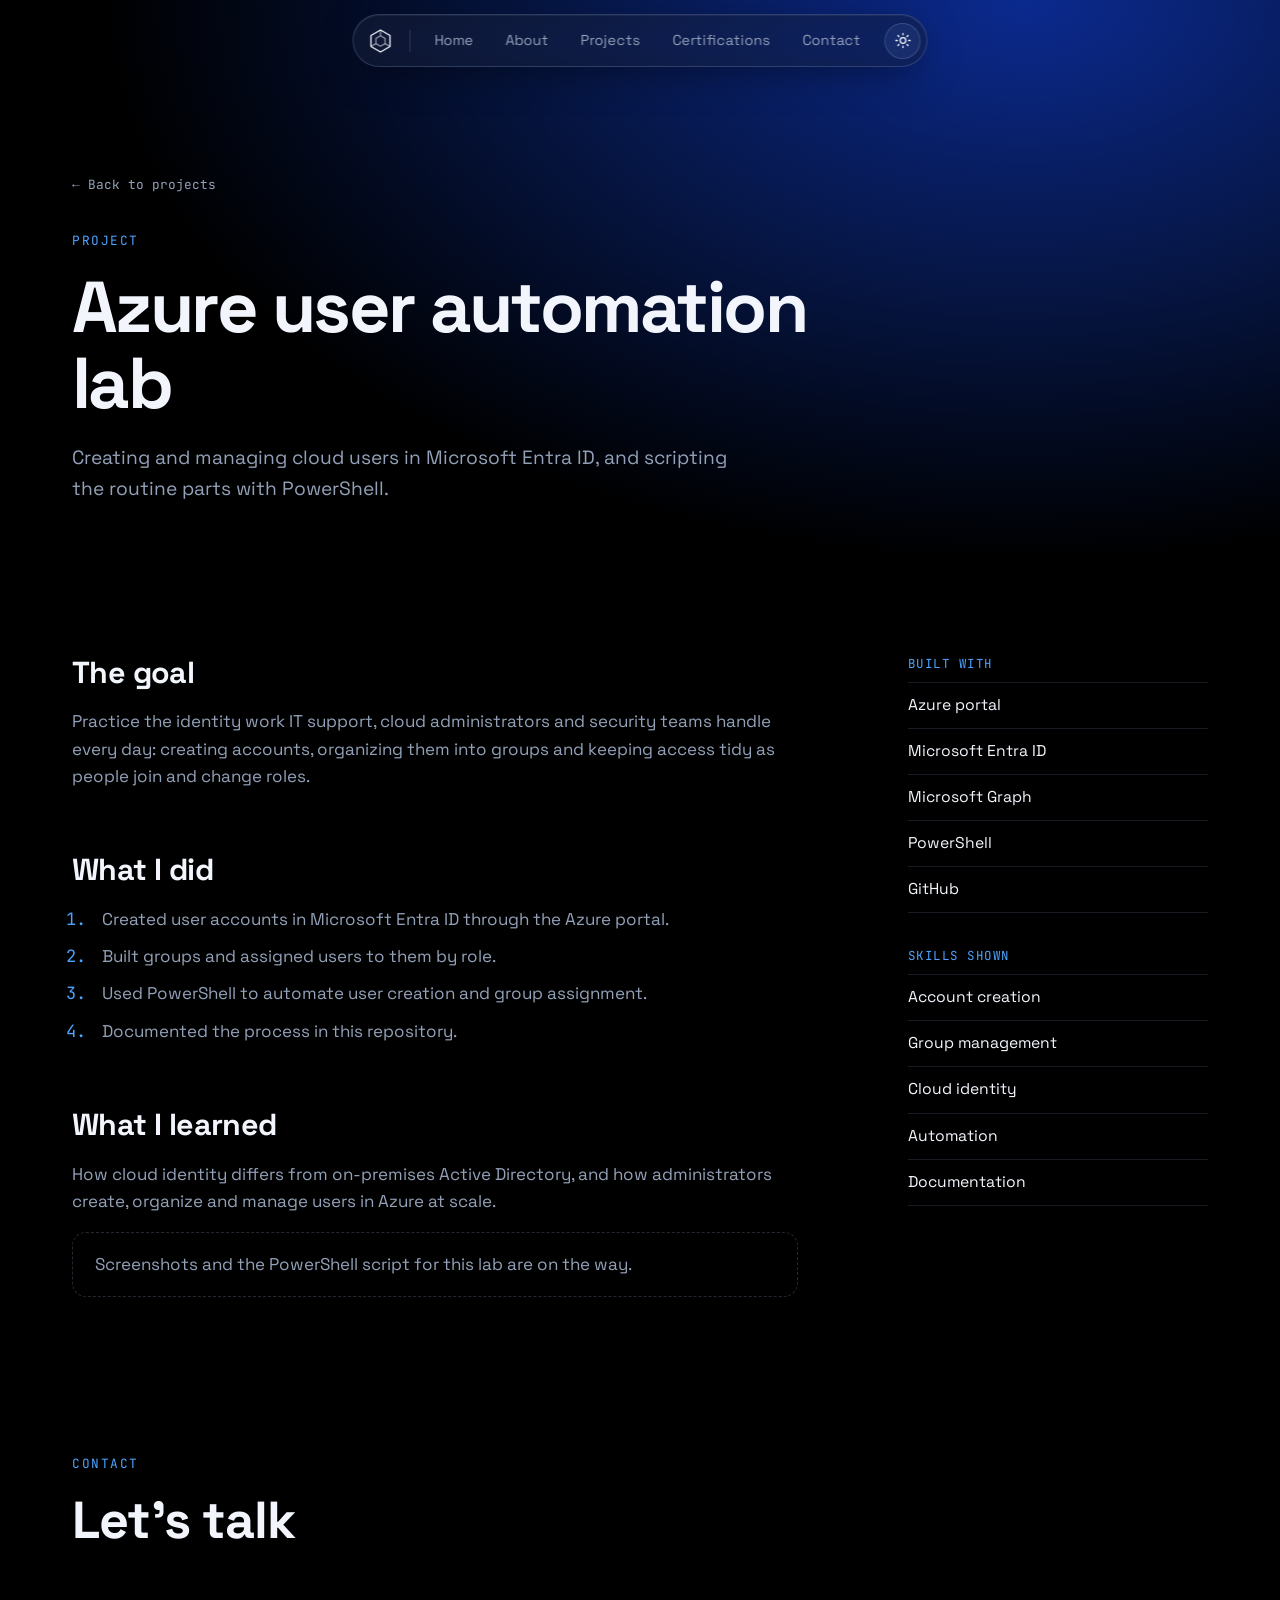
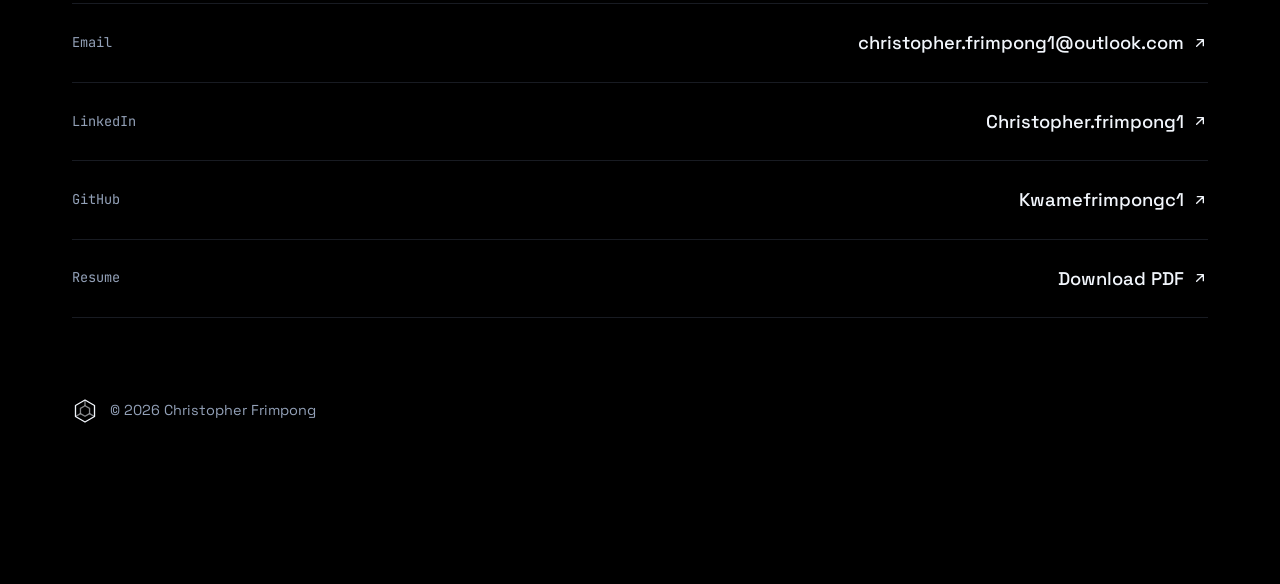
<file: projects/azure-user-automation.html>
<!DOCTYPE html>
<html lang="en" data-theme="dark">
<head>
    <meta charset="UTF-8">
    <meta name="viewport" content="width=device-width, initial-scale=1.0">
    <title>Azure user automation lab | Christopher Frimpong</title>
    <meta name="theme-color" content="#000000">
    <script>try{var t=localStorage.getItem('cf-theme');if(t)document.documentElement.setAttribute('data-theme',t)}catch(e){}</script>
    <link rel="stylesheet" href="../style.css">
</head>
<body>
<a class="skip" href="#main">Skip to content</a>
<nav class="nav" aria-label="Main">
    <a class="logo" href="../index.html#top" aria-label="Christopher Frimpong, home"><svg viewBox="0 0 32 32" fill="none" stroke="currentColor" stroke-width="1.6" stroke-linejoin="round" aria-hidden="true"><path d="M16 2.5 27.7 9.25v13.5L16 29.5 4.3 22.75V9.25Z"/><path d="M16 9.5 21.6 12.75v6.5L16 22.5l-5.6-3.25v-6.5Z" opacity=".55"/><path d="M16 2.5v7M27.7 22.75l-6.1-3.5M4.3 22.75l6.1-3.5" opacity=".55"/></svg></a>
    <span class="divider"></span>
    <a class="link keep" href="../index.html#top">Home</a>
    <a class="link" href="../index.html#about">About</a>
    <a class="link keep" href="../index.html#projects">Projects</a>
    <a class="link" href="../index.html#certifications">Certifications</a>
    <a class="link" href="../index.html#contact">Contact</a>
    <button class="theme-toggle" type="button" aria-label="Switch to light theme"><svg class="sun" viewBox="0 0 24 24" fill="none" stroke="currentColor" stroke-width="1.8" stroke-linecap="round" aria-hidden="true"><circle cx="12" cy="12" r="4"/><path d="M12 2v2M12 20v2M4.9 4.9l1.4 1.4M17.7 17.7l1.4 1.4M2 12h2M20 12h2M4.9 19.1l1.4-1.4M17.7 6.3l1.4-1.4"/></svg><svg class="moon" viewBox="0 0 24 24" fill="none" stroke="currentColor" stroke-width="1.8" stroke-linecap="round" stroke-linejoin="round" aria-hidden="true"><path d="M21 12.8A9 9 0 1 1 11.2 3a7 7 0 0 0 9.8 9.8Z"/></svg></button>
</nav>
<main id="main">
<header class="page-hero">
    <div class="wrap">
        <a class="back" href="../index.html#projects">← Back to projects</a>
        <p class="eyebrow">Project</p>
        <h1>Azure user automation lab</h1>
        <p class="lede">Creating and managing cloud users in Microsoft Entra ID, and scripting the routine parts with PowerShell.</p>
    </div>
</header>
<div class="wrap doc">
    <article>
        <h2>The goal</h2>
        <p>Practice the identity work IT support, cloud administrators and security teams handle every day: creating accounts, organizing them into groups and keeping access tidy as people join and change roles.</p>
        <h2>What I did</h2>
        <ol>
            <li>Created user accounts in Microsoft Entra ID through the Azure portal.</li>
            <li>Built groups and assigned users to them by role.</li>
            <li>Used PowerShell to automate user creation and group assignment.</li>
            <li>Documented the process in this repository.</li>
        </ol>
        <h2>What I learned</h2>
        <p>How cloud identity differs from on-premises Active Directory, and how administrators create, organize and manage users in Azure at scale.</p>
        <p class="note">Screenshots and the PowerShell script for this lab are on the way.</p>
    </article>
    <aside>
        <h3>Built with</h3>
        <ul><li>Azure portal</li><li>Microsoft Entra ID</li><li>Microsoft Graph</li><li>PowerShell</li><li>GitHub</li></ul>
        <h3>Skills shown</h3>
        <ul><li>Account creation</li><li>Group management</li><li>Cloud identity</li><li>Automation</li><li>Documentation</li></ul>
    </aside>
</div>
<section class="section" id="contact">
    <div class="wrap">
        <p class="eyebrow">Contact</p>
        <h2 class="section-title">Let's talk</h2>
        <div class="contact-list">
            <a href="mailto:christopher.frimpong1@outlook.com"><span>Email</span><b>christopher.frimpong1@outlook.com <svg viewBox="0 0 24 24" fill="none" stroke="currentColor" stroke-width="2" stroke-linecap="round" stroke-linejoin="round" aria-hidden="true"><path d="M7 17 17 7M8 7h9v9"/></svg></b></a>
            <a href="https://www.linkedin.com/in/Christopher.frimpong1" target="_blank" rel="noopener"><span>LinkedIn</span><b>Christopher.frimpong1 <svg viewBox="0 0 24 24" fill="none" stroke="currentColor" stroke-width="2" stroke-linecap="round" stroke-linejoin="round" aria-hidden="true"><path d="M7 17 17 7M8 7h9v9"/></svg></b></a>
            <a href="https://github.com/Kwamefrimpongc1" target="_blank" rel="noopener"><span>GitHub</span><b>Kwamefrimpongc1 <svg viewBox="0 0 24 24" fill="none" stroke="currentColor" stroke-width="2" stroke-linecap="round" stroke-linejoin="round" aria-hidden="true"><path d="M7 17 17 7M8 7h9v9"/></svg></b></a>
            <a href="../resume/Christopher_Frimpong_Resume1.pdf" download><span>Resume</span><b>Download PDF <svg viewBox="0 0 24 24" fill="none" stroke="currentColor" stroke-width="2" stroke-linecap="round" stroke-linejoin="round" aria-hidden="true"><path d="M7 17 17 7M8 7h9v9"/></svg></b></a>
        </div>
        <footer class="footer"><svg viewBox="0 0 32 32" fill="none" stroke="currentColor" stroke-width="1.6" stroke-linejoin="round" aria-hidden="true"><path d="M16 2.5 27.7 9.25v13.5L16 29.5 4.3 22.75V9.25Z"/><path d="M16 9.5 21.6 12.75v6.5L16 22.5l-5.6-3.25v-6.5Z" opacity=".55"/><path d="M16 2.5v7M27.7 22.75l-6.1-3.5M4.3 22.75l6.1-3.5" opacity=".55"/></svg><span>© 2026 Christopher Frimpong</span></footer>
    </div>
</section>
</main>
<script src="../main.js"></script>
</body>
</html>
</file>
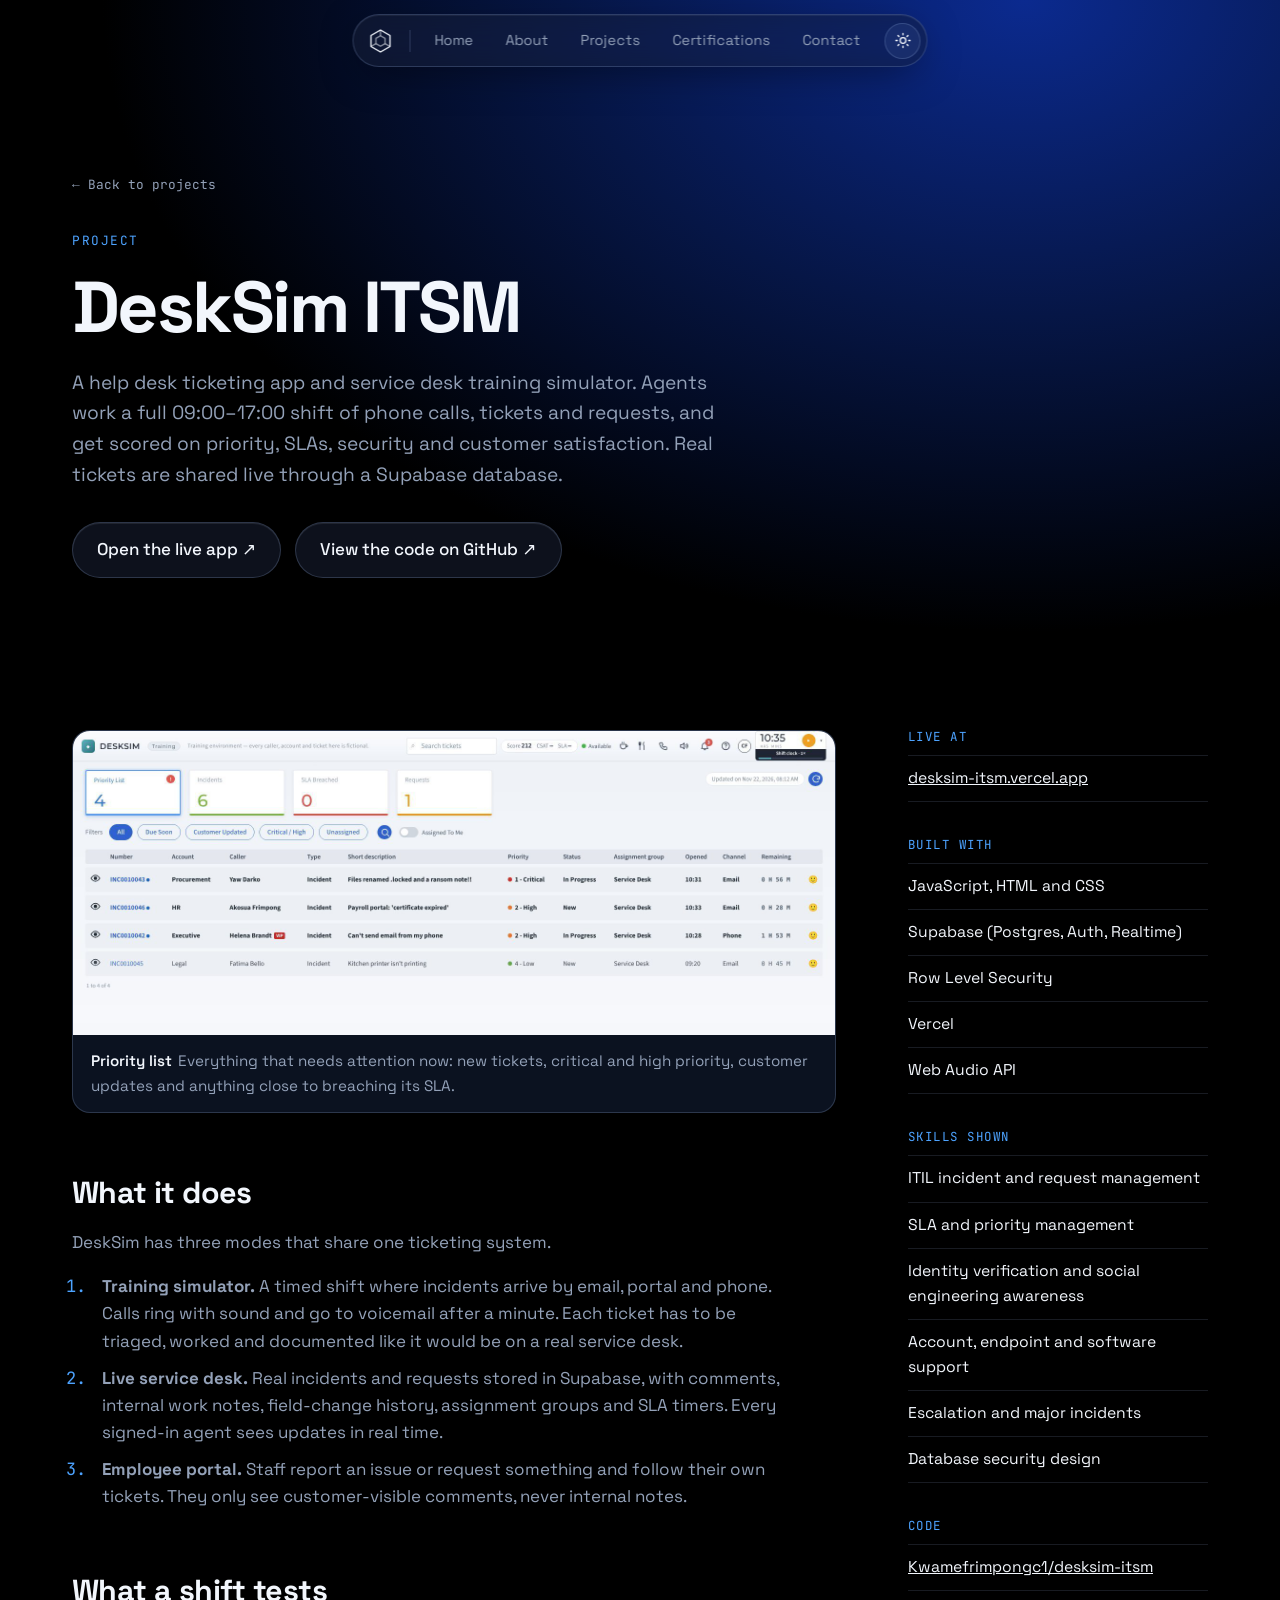
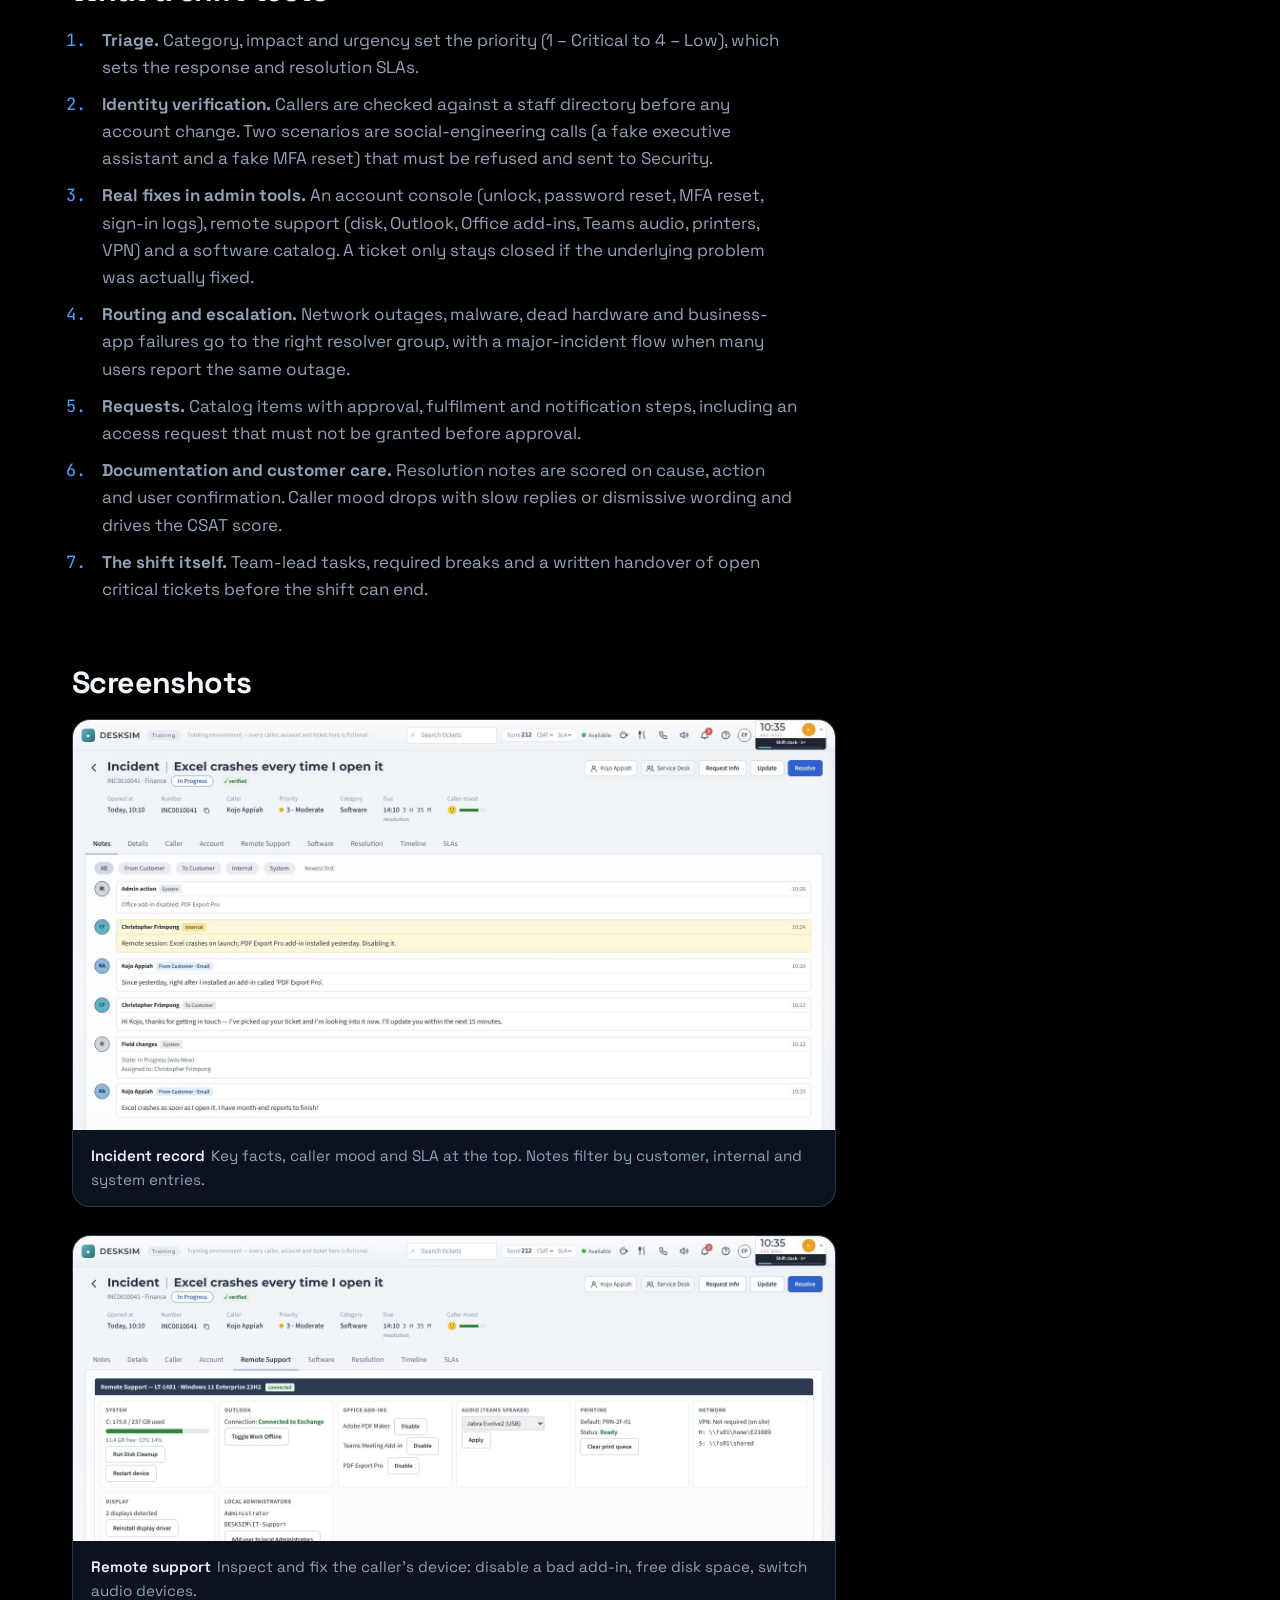
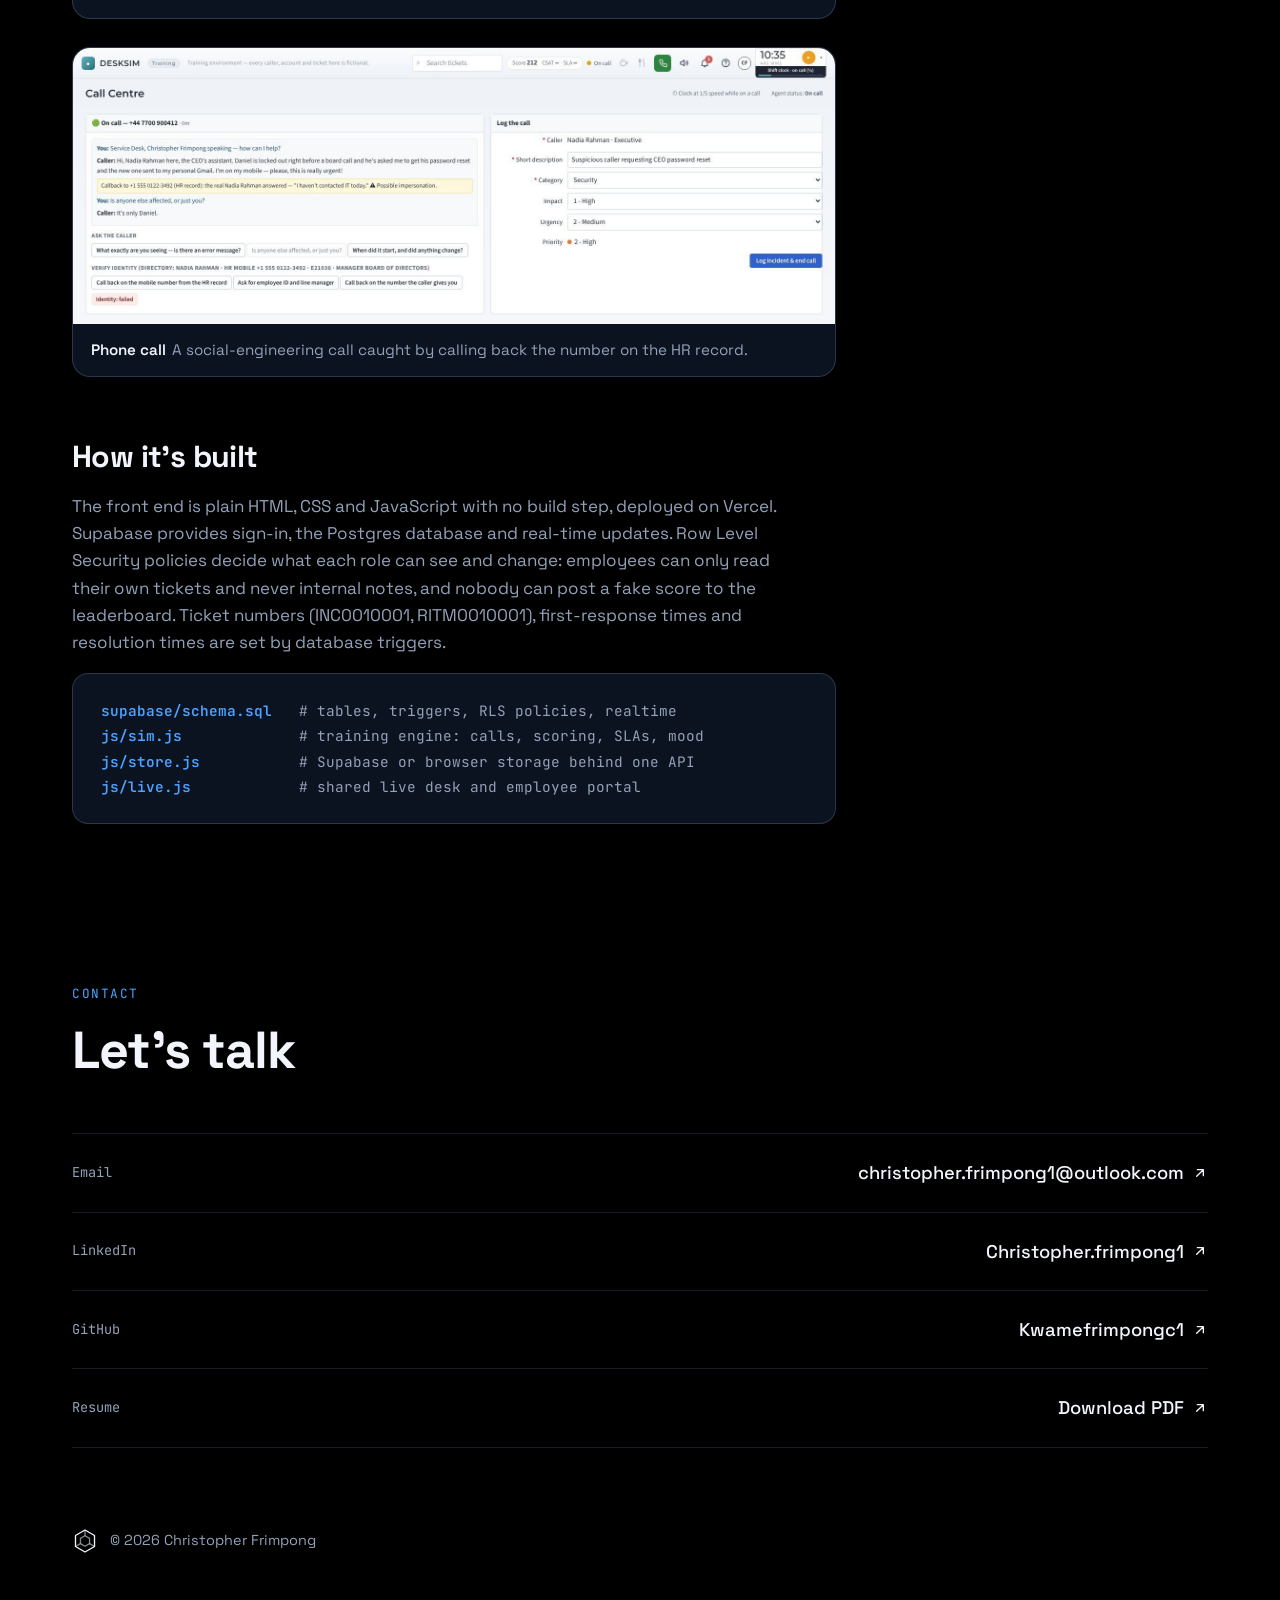
<file: projects/desksim.html>
<!DOCTYPE html>
<html lang="en" data-theme="dark">
<head>
    <meta charset="UTF-8">
    <meta name="viewport" content="width=device-width, initial-scale=1.0">
    <title>DeskSim ITSM | Christopher Frimpong</title>
    <meta name="description" content="DeskSim ITSM: a service desk training simulator and shared help desk ticketing app, built with JavaScript and Supabase.">
    <meta name="theme-color" content="#000000">
    <script>try{var t=localStorage.getItem('cf-theme');if(t)document.documentElement.setAttribute('data-theme',t)}catch(e){}</script>
    <link rel="stylesheet" href="../style.css">
</head>
<body>
<a class="skip" href="#main">Skip to content</a>
<nav class="nav" aria-label="Main">
    <a class="logo" href="../index.html#top" aria-label="Christopher Frimpong, home"><svg viewBox="0 0 32 32" fill="none" stroke="currentColor" stroke-width="1.6" stroke-linejoin="round" aria-hidden="true"><path d="M16 2.5 27.7 9.25v13.5L16 29.5 4.3 22.75V9.25Z"/><path d="M16 9.5 21.6 12.75v6.5L16 22.5l-5.6-3.25v-6.5Z" opacity=".55"/><path d="M16 2.5v7M27.7 22.75l-6.1-3.5M4.3 22.75l6.1-3.5" opacity=".55"/></svg></a>
    <span class="divider"></span>
    <a class="link keep" href="../index.html#top">Home</a>
    <a class="link" href="../index.html#about">About</a>
    <a class="link keep" href="../index.html#projects">Projects</a>
    <a class="link" href="../index.html#certifications">Certifications</a>
    <a class="link" href="../index.html#contact">Contact</a>
    <button class="theme-toggle" type="button" aria-label="Switch to light theme"><svg class="sun" viewBox="0 0 24 24" fill="none" stroke="currentColor" stroke-width="1.8" stroke-linecap="round" aria-hidden="true"><circle cx="12" cy="12" r="4"/><path d="M12 2v2M12 20v2M4.9 4.9l1.4 1.4M17.7 17.7l1.4 1.4M2 12h2M20 12h2M4.9 19.1l1.4-1.4M17.7 6.3l1.4-1.4"/></svg><svg class="moon" viewBox="0 0 24 24" fill="none" stroke="currentColor" stroke-width="1.8" stroke-linecap="round" stroke-linejoin="round" aria-hidden="true"><path d="M21 12.8A9 9 0 1 1 11.2 3a7 7 0 0 0 9.8 9.8Z"/></svg></button>
</nav>
<main id="main">
<header class="page-hero">
    <div class="wrap">
        <a class="back" href="../index.html#projects">← Back to projects</a>
        <p class="eyebrow">Project</p>
        <h1>DeskSim ITSM</h1>
        <p class="lede">A help desk ticketing app and service desk training simulator. Agents work a full 09:00–17:00 shift of phone calls, tickets and requests, and get scored on priority, SLAs, security and customer satisfaction. Real tickets are shared live through a Supabase database.</p>
        <div class="hero-actions" style="margin-top:32px">
            <a class="btn-glass" href="https://desksim-itsm.vercel.app" target="_blank" rel="noopener">Open the live app ↗</a>
            <a class="btn-glass" href="https://github.com/Kwamefrimpongc1/desksim-itsm" target="_blank" rel="noopener">View the code on GitHub ↗</a>
        </div>
    </div>
</header>
<div class="wrap doc">
    <article>
        <div class="shots" style="margin-bottom:8px">
            <figure><img src="../images/desksim-priority.jpg" alt="DeskSim priority list with count cards for Priority List, Incidents, SLA Breached and Requests, filter chips and a ticket table showing priority, status and time remaining"><figcaption><strong>Priority list</strong>Everything that needs attention now: new tickets, critical and high priority, customer updates and anything close to breaching its SLA.</figcaption></figure>
        </div>

        <h2>What it does</h2>
        <p>DeskSim has three modes that share one ticketing system.</p>
        <ol>
            <li><b>Training simulator.</b> A timed shift where incidents arrive by email, portal and phone. Calls ring with sound and go to voicemail after a minute. Each ticket has to be triaged, worked and documented like it would be on a real service desk.</li>
            <li><b>Live service desk.</b> Real incidents and requests stored in Supabase, with comments, internal work notes, field-change history, assignment groups and SLA timers. Every signed-in agent sees updates in real time.</li>
            <li><b>Employee portal.</b> Staff report an issue or request something and follow their own tickets. They only see customer-visible comments, never internal notes.</li>
        </ol>

        <h2>What a shift tests</h2>
        <ol>
            <li><b>Triage.</b> Category, impact and urgency set the priority (1 – Critical to 4 – Low), which sets the response and resolution SLAs.</li>
            <li><b>Identity verification.</b> Callers are checked against a staff directory before any account change. Two scenarios are social-engineering calls (a fake executive assistant and a fake MFA reset) that must be refused and sent to Security.</li>
            <li><b>Real fixes in admin tools.</b> An account console (unlock, password reset, MFA reset, sign-in logs), remote support (disk, Outlook, Office add-ins, Teams audio, printers, VPN) and a software catalog. A ticket only stays closed if the underlying problem was actually fixed.</li>
            <li><b>Routing and escalation.</b> Network outages, malware, dead hardware and business-app failures go to the right resolver group, with a major-incident flow when many users report the same outage.</li>
            <li><b>Requests.</b> Catalog items with approval, fulfilment and notification steps, including an access request that must not be granted before approval.</li>
            <li><b>Documentation and customer care.</b> Resolution notes are scored on cause, action and user confirmation. Caller mood drops with slow replies or dismissive wording and drives the CSAT score.</li>
            <li><b>The shift itself.</b> Team-lead tasks, required breaks and a written handover of open critical tickets before the shift can end.</li>
        </ol>

        <h2>Screenshots</h2>
        <div class="shots">
            <figure><img src="../images/desksim-incident.jpg" alt="Incident detail page with key facts, tabs and a notes thread mixing customer messages, internal notes and system changes" loading="lazy"><figcaption><strong>Incident record</strong>Key facts, caller mood and SLA at the top. Notes filter by customer, internal and system entries.</figcaption></figure>
            <figure><img src="../images/desksim-remote.jpg" alt="Remote Support tab showing disk usage, Outlook connection, Office add-ins, audio, printing and network panels for the caller's laptop" loading="lazy"><figcaption><strong>Remote support</strong>Inspect and fix the caller's device: disable a bad add-in, free disk space, switch audio devices.</figcaption></figure>
            <figure><img src="../images/desksim-call.jpg" alt="Call Centre screen with a live call transcript, identity verification showing a failed callback, and the call logging form" loading="lazy"><figcaption><strong>Phone call</strong>A social-engineering call caught by calling back the number on the HR record.</figcaption></figure>
        </div>

        <h2>How it's built</h2>
        <p>The front end is plain HTML, CSS and JavaScript with no build step, deployed on Vercel. Supabase provides sign-in, the Postgres database and real-time updates. Row Level Security policies decide what each role can see and change: employees can only read their own tickets and never internal notes, and nobody can post a fake score to the leaderboard. Ticket numbers (INC0010001, RITM0010001), first-response times and resolution times are set by database triggers.</p>
<pre class="code"><b>supabase/schema.sql</b>   # tables, triggers, RLS policies, realtime
<b>js/sim.js</b>             # training engine: calls, scoring, SLAs, mood
<b>js/store.js</b>           # Supabase or browser storage behind one API
<b>js/live.js</b>            # shared live desk and employee portal</pre>
    </article>
    <aside>
        <h3>Live at</h3>
        <ul><li><a href="https://desksim-itsm.vercel.app" target="_blank" rel="noopener">desksim-itsm.vercel.app</a></li></ul>
        <h3>Built with</h3>
        <ul><li>JavaScript, HTML and CSS</li><li>Supabase (Postgres, Auth, Realtime)</li><li>Row Level Security</li><li>Vercel</li><li>Web Audio API</li></ul>
        <h3>Skills shown</h3>
        <ul><li>ITIL incident and request management</li><li>SLA and priority management</li><li>Identity verification and social engineering awareness</li><li>Account, endpoint and software support</li><li>Escalation and major incidents</li><li>Database security design</li></ul>
        <h3>Code</h3>
        <ul><li><a href="https://github.com/Kwamefrimpongc1/desksim-itsm" target="_blank" rel="noopener">Kwamefrimpongc1/desksim-itsm</a></li></ul>
    </aside>
</div>
<section class="section" id="contact">
    <div class="wrap">
        <p class="eyebrow">Contact</p>
        <h2 class="section-title">Let's talk</h2>
        <div class="contact-list">
            <a href="mailto:christopher.frimpong1@outlook.com"><span>Email</span><b>christopher.frimpong1@outlook.com <svg viewBox="0 0 24 24" fill="none" stroke="currentColor" stroke-width="2" stroke-linecap="round" stroke-linejoin="round" aria-hidden="true"><path d="M7 17 17 7M8 7h9v9"/></svg></b></a>
            <a href="https://www.linkedin.com/in/Christopher.frimpong1" target="_blank" rel="noopener"><span>LinkedIn</span><b>Christopher.frimpong1 <svg viewBox="0 0 24 24" fill="none" stroke="currentColor" stroke-width="2" stroke-linecap="round" stroke-linejoin="round" aria-hidden="true"><path d="M7 17 17 7M8 7h9v9"/></svg></b></a>
            <a href="https://github.com/Kwamefrimpongc1" target="_blank" rel="noopener"><span>GitHub</span><b>Kwamefrimpongc1 <svg viewBox="0 0 24 24" fill="none" stroke="currentColor" stroke-width="2" stroke-linecap="round" stroke-linejoin="round" aria-hidden="true"><path d="M7 17 17 7M8 7h9v9"/></svg></b></a>
            <a href="../resume/Christopher_Frimpong_Resume1.pdf" download><span>Resume</span><b>Download PDF <svg viewBox="0 0 24 24" fill="none" stroke="currentColor" stroke-width="2" stroke-linecap="round" stroke-linejoin="round" aria-hidden="true"><path d="M7 17 17 7M8 7h9v9"/></svg></b></a>
        </div>
        <footer class="footer"><svg viewBox="0 0 32 32" fill="none" stroke="currentColor" stroke-width="1.6" stroke-linejoin="round" aria-hidden="true"><path d="M16 2.5 27.7 9.25v13.5L16 29.5 4.3 22.75V9.25Z"/><path d="M16 9.5 21.6 12.75v6.5L16 22.5l-5.6-3.25v-6.5Z" opacity=".55"/><path d="M16 2.5v7M27.7 22.75l-6.1-3.5M4.3 22.75l6.1-3.5" opacity=".55"/></svg><span>© 2026 Christopher Frimpong</span></footer>
    </div>
</section>
</main>
<script src="../main.js"></script>
</body>
</html>
</file>
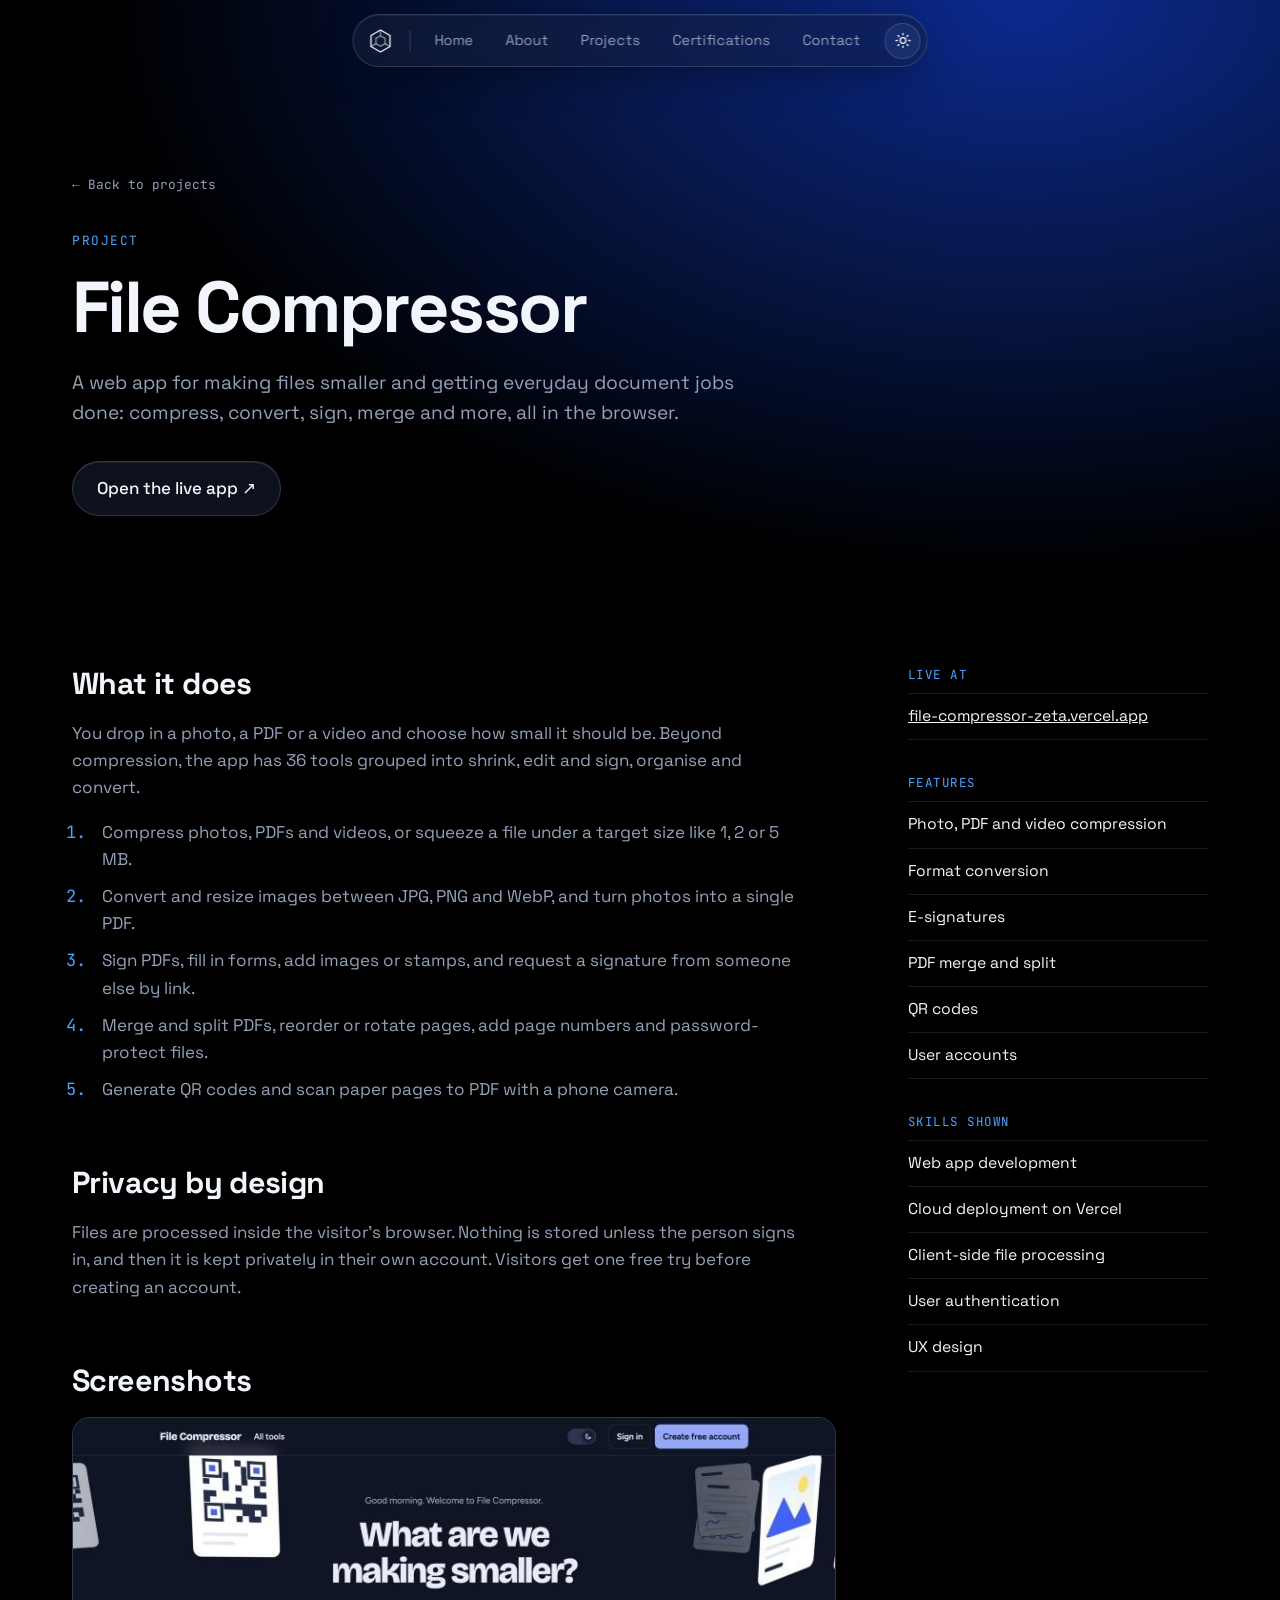
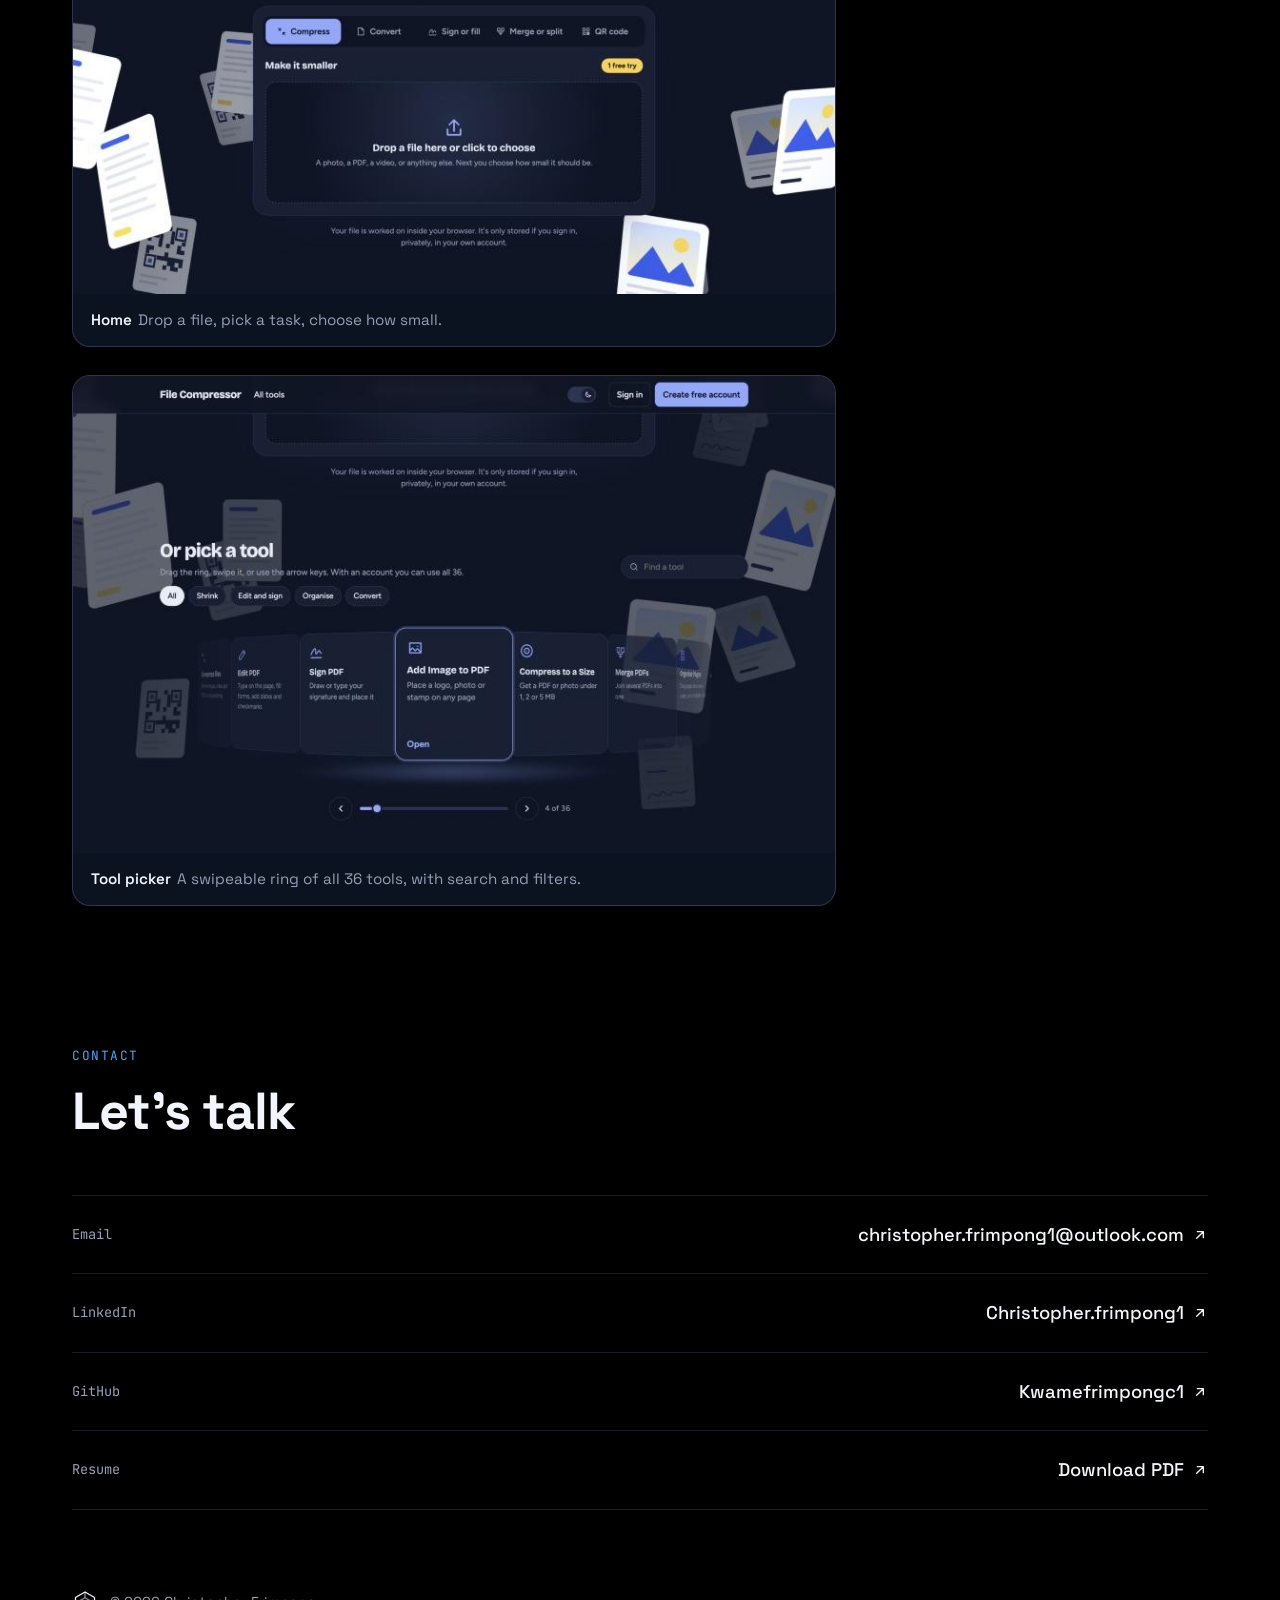
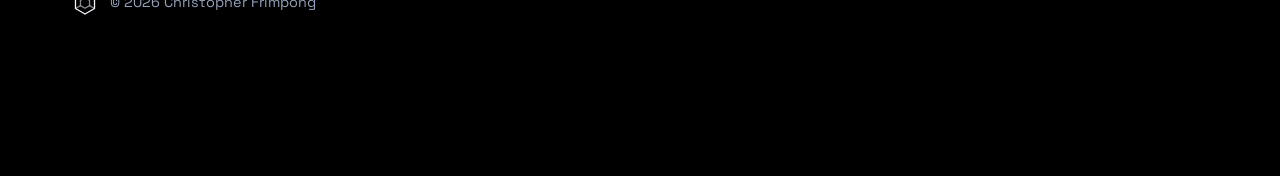
<file: projects/file-compressor.html>
<!DOCTYPE html>
<html lang="en" data-theme="dark">
<head>
    <meta charset="UTF-8">
    <meta name="viewport" content="width=device-width, initial-scale=1.0">
    <title>File Compressor | Christopher Frimpong</title>
    <meta name="theme-color" content="#000000">
    <script>try{var t=localStorage.getItem('cf-theme');if(t)document.documentElement.setAttribute('data-theme',t)}catch(e){}</script>
    <link rel="stylesheet" href="../style.css">
</head>
<body>
<a class="skip" href="#main">Skip to content</a>
<nav class="nav" aria-label="Main">
    <a class="logo" href="../index.html#top" aria-label="Christopher Frimpong, home"><svg viewBox="0 0 32 32" fill="none" stroke="currentColor" stroke-width="1.6" stroke-linejoin="round" aria-hidden="true"><path d="M16 2.5 27.7 9.25v13.5L16 29.5 4.3 22.75V9.25Z"/><path d="M16 9.5 21.6 12.75v6.5L16 22.5l-5.6-3.25v-6.5Z" opacity=".55"/><path d="M16 2.5v7M27.7 22.75l-6.1-3.5M4.3 22.75l6.1-3.5" opacity=".55"/></svg></a>
    <span class="divider"></span>
    <a class="link keep" href="../index.html#top">Home</a>
    <a class="link" href="../index.html#about">About</a>
    <a class="link keep" href="../index.html#projects">Projects</a>
    <a class="link" href="../index.html#certifications">Certifications</a>
    <a class="link" href="../index.html#contact">Contact</a>
    <button class="theme-toggle" type="button" aria-label="Switch to light theme"><svg class="sun" viewBox="0 0 24 24" fill="none" stroke="currentColor" stroke-width="1.8" stroke-linecap="round" aria-hidden="true"><circle cx="12" cy="12" r="4"/><path d="M12 2v2M12 20v2M4.9 4.9l1.4 1.4M17.7 17.7l1.4 1.4M2 12h2M20 12h2M4.9 19.1l1.4-1.4M17.7 6.3l1.4-1.4"/></svg><svg class="moon" viewBox="0 0 24 24" fill="none" stroke="currentColor" stroke-width="1.8" stroke-linecap="round" stroke-linejoin="round" aria-hidden="true"><path d="M21 12.8A9 9 0 1 1 11.2 3a7 7 0 0 0 9.8 9.8Z"/></svg></button>
</nav>
<main id="main">
<header class="page-hero">
    <div class="wrap">
        <a class="back" href="../index.html#projects">← Back to projects</a>
        <p class="eyebrow">Project</p>
        <h1>File Compressor</h1>
        <p class="lede">A web app for making files smaller and getting everyday document jobs done: compress, convert, sign, merge and more, all in the browser.</p>
        <div class="hero-actions" style="margin-top:32px">
            <a class="btn-glass" href="https://file-compressor-zeta.vercel.app" target="_blank" rel="noopener">Open the live app ↗</a>
        </div>
    </div>
</header>
<div class="wrap doc">
    <article>
        <h2>What it does</h2>
        <p>You drop in a photo, a PDF or a video and choose how small it should be. Beyond compression, the app has 36 tools grouped into shrink, edit and sign, organise and convert.</p>
        <ol>
            <li>Compress photos, PDFs and videos, or squeeze a file under a target size like 1, 2 or 5 MB.</li>
            <li>Convert and resize images between JPG, PNG and WebP, and turn photos into a single PDF.</li>
            <li>Sign PDFs, fill in forms, add images or stamps, and request a signature from someone else by link.</li>
            <li>Merge and split PDFs, reorder or rotate pages, add page numbers and password-protect files.</li>
            <li>Generate QR codes and scan paper pages to PDF with a phone camera.</li>
        </ol>

        <h2>Privacy by design</h2>
        <p>Files are processed inside the visitor's browser. Nothing is stored unless the person signs in, and then it is kept privately in their own account. Visitors get one free try before creating an account.</p>

        <h2>Screenshots</h2>
        <div class="shots">
            <figure><img src="../images/fc-home.jpg" alt="File Compressor home screen with the drop zone" loading="lazy"><figcaption><strong>Home</strong>Drop a file, pick a task, choose how small.</figcaption></figure>
            <figure><img src="../images/fc-tools.jpg" alt="Tool picker showing a ring of tool cards" loading="lazy"><figcaption><strong>Tool picker</strong>A swipeable ring of all 36 tools, with search and filters.</figcaption></figure>
        </div>
    </article>
    <aside>
        <h3>Live at</h3>
        <ul><li><a href="https://file-compressor-zeta.vercel.app" target="_blank" rel="noopener">file-compressor-zeta.vercel.app</a></li></ul>
        <h3>Features</h3>
        <ul><li>Photo, PDF and video compression</li><li>Format conversion</li><li>E-signatures</li><li>PDF merge and split</li><li>QR codes</li><li>User accounts</li></ul>
        <h3>Skills shown</h3>
        <ul><li>Web app development</li><li>Cloud deployment on Vercel</li><li>Client-side file processing</li><li>User authentication</li><li>UX design</li></ul>
    </aside>
</div>
<section class="section" id="contact">
    <div class="wrap">
        <p class="eyebrow">Contact</p>
        <h2 class="section-title">Let's talk</h2>
        <div class="contact-list">
            <a href="mailto:christopher.frimpong1@outlook.com"><span>Email</span><b>christopher.frimpong1@outlook.com <svg viewBox="0 0 24 24" fill="none" stroke="currentColor" stroke-width="2" stroke-linecap="round" stroke-linejoin="round" aria-hidden="true"><path d="M7 17 17 7M8 7h9v9"/></svg></b></a>
            <a href="https://www.linkedin.com/in/Christopher.frimpong1" target="_blank" rel="noopener"><span>LinkedIn</span><b>Christopher.frimpong1 <svg viewBox="0 0 24 24" fill="none" stroke="currentColor" stroke-width="2" stroke-linecap="round" stroke-linejoin="round" aria-hidden="true"><path d="M7 17 17 7M8 7h9v9"/></svg></b></a>
            <a href="https://github.com/Kwamefrimpongc1" target="_blank" rel="noopener"><span>GitHub</span><b>Kwamefrimpongc1 <svg viewBox="0 0 24 24" fill="none" stroke="currentColor" stroke-width="2" stroke-linecap="round" stroke-linejoin="round" aria-hidden="true"><path d="M7 17 17 7M8 7h9v9"/></svg></b></a>
            <a href="../resume/Christopher_Frimpong_Resume1.pdf" download><span>Resume</span><b>Download PDF <svg viewBox="0 0 24 24" fill="none" stroke="currentColor" stroke-width="2" stroke-linecap="round" stroke-linejoin="round" aria-hidden="true"><path d="M7 17 17 7M8 7h9v9"/></svg></b></a>
        </div>
        <footer class="footer"><svg viewBox="0 0 32 32" fill="none" stroke="currentColor" stroke-width="1.6" stroke-linejoin="round" aria-hidden="true"><path d="M16 2.5 27.7 9.25v13.5L16 29.5 4.3 22.75V9.25Z"/><path d="M16 9.5 21.6 12.75v6.5L16 22.5l-5.6-3.25v-6.5Z" opacity=".55"/><path d="M16 2.5v7M27.7 22.75l-6.1-3.5M4.3 22.75l6.1-3.5" opacity=".55"/></svg><span>© 2026 Christopher Frimpong</span></footer>
    </div>
</section>
</main>
<script src="../main.js"></script>
</body>
</html>
</file>
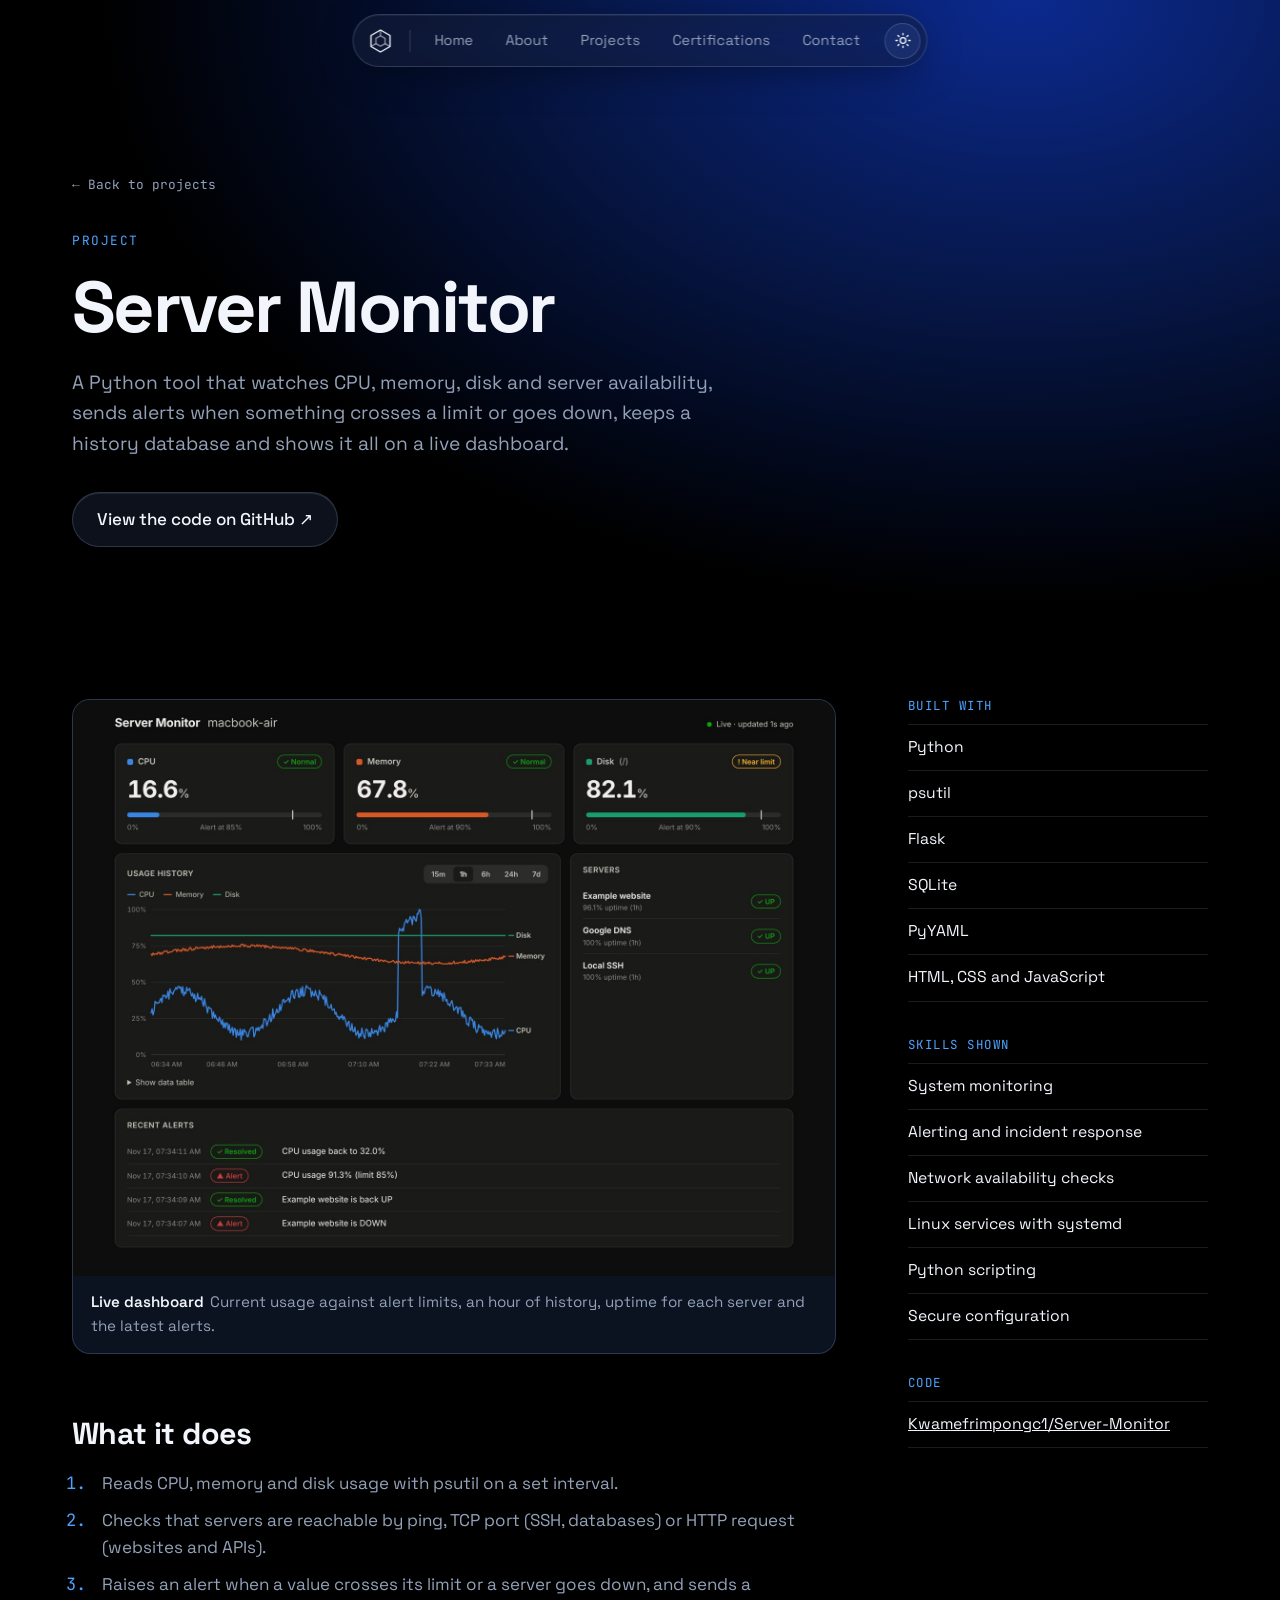
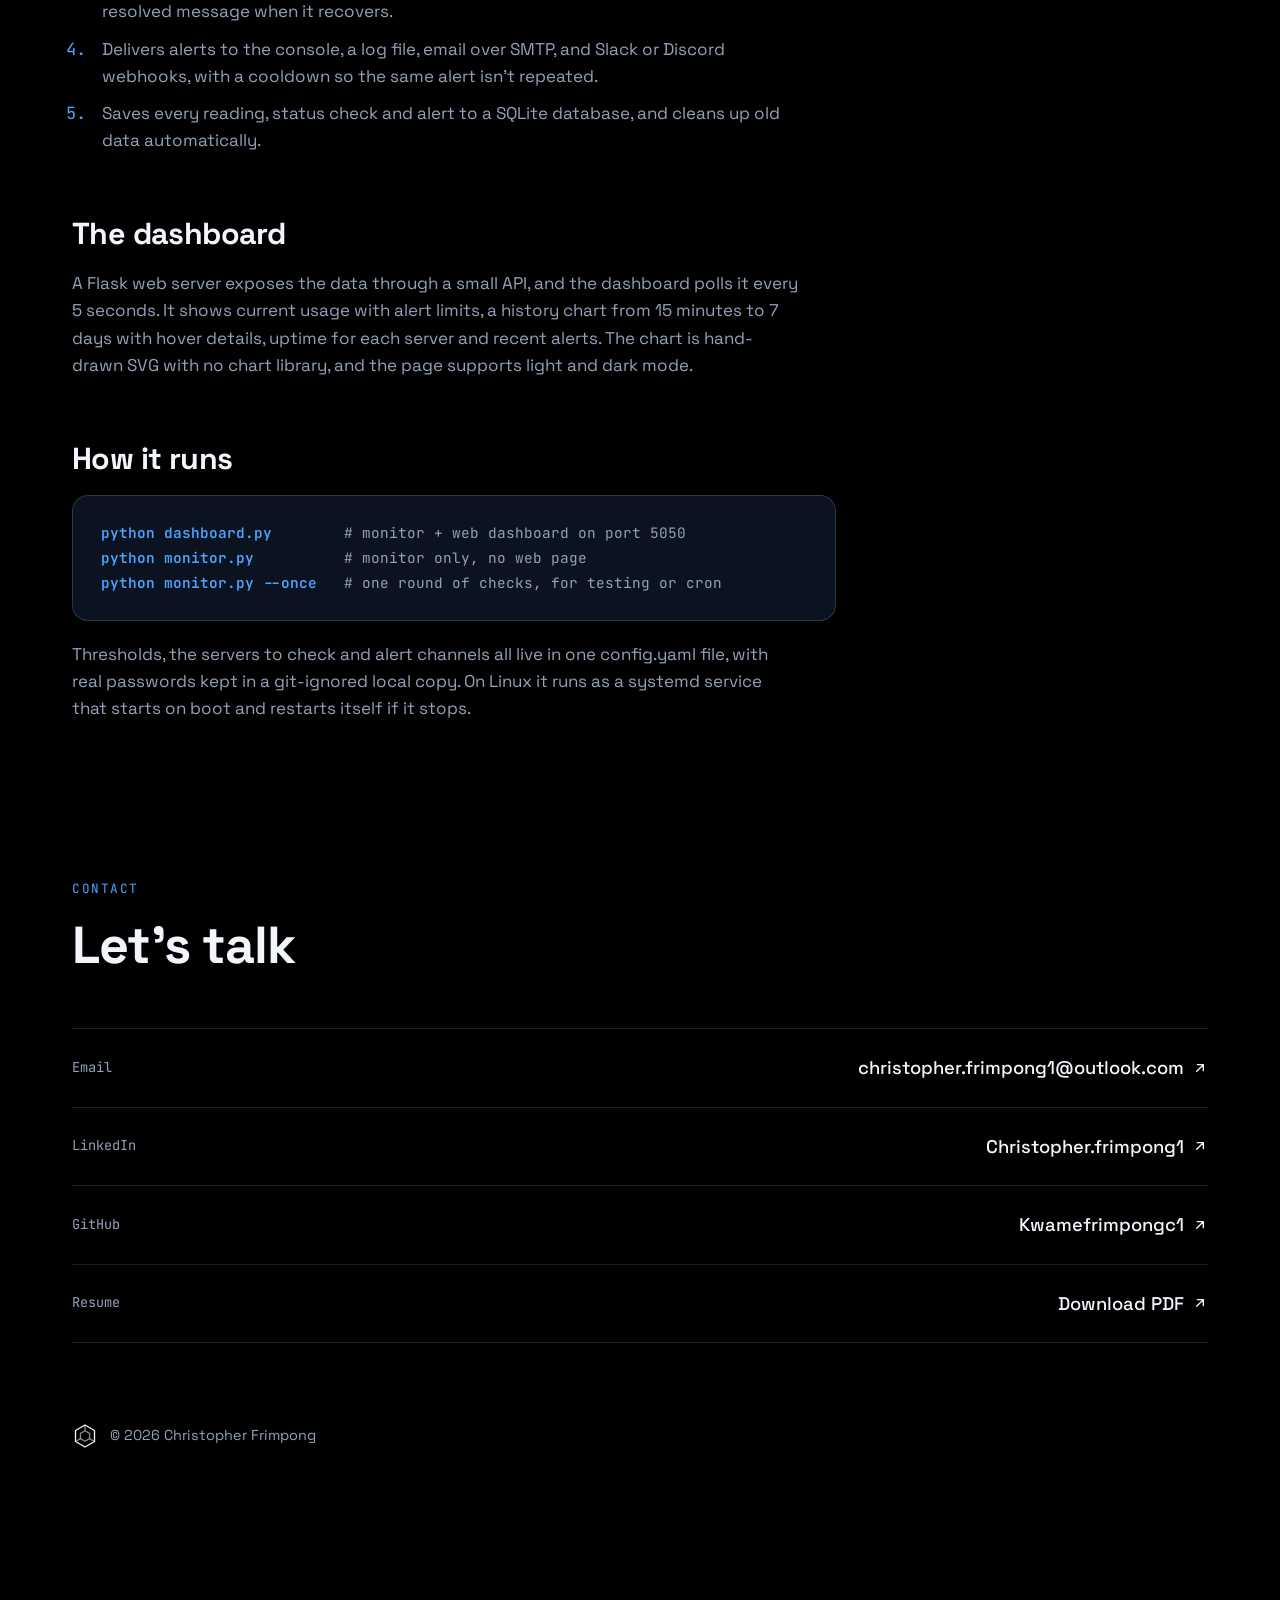
<file: projects/server-monitor.html>
<!DOCTYPE html>
<html lang="en" data-theme="dark">
<head>
    <meta charset="UTF-8">
    <meta name="viewport" content="width=device-width, initial-scale=1.0">
    <title>Server Monitor | Christopher Frimpong</title>
    <meta name="theme-color" content="#000000">
    <script>try{var t=localStorage.getItem('cf-theme');if(t)document.documentElement.setAttribute('data-theme',t)}catch(e){}</script>
    <link rel="stylesheet" href="../style.css">
</head>
<body>
<a class="skip" href="#main">Skip to content</a>
<nav class="nav" aria-label="Main">
    <a class="logo" href="../index.html#top" aria-label="Christopher Frimpong, home"><svg viewBox="0 0 32 32" fill="none" stroke="currentColor" stroke-width="1.6" stroke-linejoin="round" aria-hidden="true"><path d="M16 2.5 27.7 9.25v13.5L16 29.5 4.3 22.75V9.25Z"/><path d="M16 9.5 21.6 12.75v6.5L16 22.5l-5.6-3.25v-6.5Z" opacity=".55"/><path d="M16 2.5v7M27.7 22.75l-6.1-3.5M4.3 22.75l6.1-3.5" opacity=".55"/></svg></a>
    <span class="divider"></span>
    <a class="link keep" href="../index.html#top">Home</a>
    <a class="link" href="../index.html#about">About</a>
    <a class="link keep" href="../index.html#projects">Projects</a>
    <a class="link" href="../index.html#certifications">Certifications</a>
    <a class="link" href="../index.html#contact">Contact</a>
    <button class="theme-toggle" type="button" aria-label="Switch to light theme"><svg class="sun" viewBox="0 0 24 24" fill="none" stroke="currentColor" stroke-width="1.8" stroke-linecap="round" aria-hidden="true"><circle cx="12" cy="12" r="4"/><path d="M12 2v2M12 20v2M4.9 4.9l1.4 1.4M17.7 17.7l1.4 1.4M2 12h2M20 12h2M4.9 19.1l1.4-1.4M17.7 6.3l1.4-1.4"/></svg><svg class="moon" viewBox="0 0 24 24" fill="none" stroke="currentColor" stroke-width="1.8" stroke-linecap="round" stroke-linejoin="round" aria-hidden="true"><path d="M21 12.8A9 9 0 1 1 11.2 3a7 7 0 0 0 9.8 9.8Z"/></svg></button>
</nav>
<main id="main">
<header class="page-hero">
    <div class="wrap">
        <a class="back" href="../index.html#projects">← Back to projects</a>
        <p class="eyebrow">Project</p>
        <h1>Server Monitor</h1>
        <p class="lede">A Python tool that watches CPU, memory, disk and server availability, sends alerts when something crosses a limit or goes down, keeps a history database and shows it all on a live dashboard.</p>
        <div class="hero-actions" style="margin-top:32px">
            <a class="btn-glass" href="https://github.com/Kwamefrimpongc1/Server-Monitor" target="_blank" rel="noopener">View the code on GitHub ↗</a>
        </div>
    </div>
</header>
<div class="wrap doc">
    <article>
        <div class="shots" style="margin-bottom:8px">
            <figure><img src="../images/server-monitor.jpg" alt="Server Monitor dashboard with CPU, memory and disk usage, usage history chart, server uptime and recent alerts"><figcaption><strong>Live dashboard</strong>Current usage against alert limits, an hour of history, uptime for each server and the latest alerts.</figcaption></figure>
        </div>

        <h2>What it does</h2>
        <ol>
            <li>Reads CPU, memory and disk usage with psutil on a set interval.</li>
            <li>Checks that servers are reachable by ping, TCP port (SSH, databases) or HTTP request (websites and APIs).</li>
            <li>Raises an alert when a value crosses its limit or a server goes down, and sends a resolved message when it recovers.</li>
            <li>Delivers alerts to the console, a log file, email over SMTP, and Slack or Discord webhooks, with a cooldown so the same alert isn't repeated.</li>
            <li>Saves every reading, status check and alert to a SQLite database, and cleans up old data automatically.</li>
        </ol>

        <h2>The dashboard</h2>
        <p>A Flask web server exposes the data through a small API, and the dashboard polls it every 5 seconds. It shows current usage with alert limits, a history chart from 15 minutes to 7 days with hover details, uptime for each server and recent alerts. The chart is hand-drawn SVG with no chart library, and the page supports light and dark mode.</p>

        <h2>How it runs</h2>
<pre class="code"><b>python dashboard.py</b>        # monitor + web dashboard on port 5050
<b>python monitor.py</b>          # monitor only, no web page
<b>python monitor.py --once</b>   # one round of checks, for testing or cron</pre>
        <p>Thresholds, the servers to check and alert channels all live in one config.yaml file, with real passwords kept in a git-ignored local copy. On Linux it runs as a systemd service that starts on boot and restarts itself if it stops.</p>
    </article>
    <aside>
        <h3>Built with</h3>
        <ul><li>Python</li><li>psutil</li><li>Flask</li><li>SQLite</li><li>PyYAML</li><li>HTML, CSS and JavaScript</li></ul>
        <h3>Skills shown</h3>
        <ul><li>System monitoring</li><li>Alerting and incident response</li><li>Network availability checks</li><li>Linux services with systemd</li><li>Python scripting</li><li>Secure configuration</li></ul>
        <h3>Code</h3>
        <ul><li><a href="https://github.com/Kwamefrimpongc1/Server-Monitor" target="_blank" rel="noopener">Kwamefrimpongc1/Server-Monitor</a></li></ul>
    </aside>
</div>
<section class="section" id="contact">
    <div class="wrap">
        <p class="eyebrow">Contact</p>
        <h2 class="section-title">Let's talk</h2>
        <div class="contact-list">
            <a href="mailto:christopher.frimpong1@outlook.com"><span>Email</span><b>christopher.frimpong1@outlook.com <svg viewBox="0 0 24 24" fill="none" stroke="currentColor" stroke-width="2" stroke-linecap="round" stroke-linejoin="round" aria-hidden="true"><path d="M7 17 17 7M8 7h9v9"/></svg></b></a>
            <a href="https://www.linkedin.com/in/Christopher.frimpong1" target="_blank" rel="noopener"><span>LinkedIn</span><b>Christopher.frimpong1 <svg viewBox="0 0 24 24" fill="none" stroke="currentColor" stroke-width="2" stroke-linecap="round" stroke-linejoin="round" aria-hidden="true"><path d="M7 17 17 7M8 7h9v9"/></svg></b></a>
            <a href="https://github.com/Kwamefrimpongc1" target="_blank" rel="noopener"><span>GitHub</span><b>Kwamefrimpongc1 <svg viewBox="0 0 24 24" fill="none" stroke="currentColor" stroke-width="2" stroke-linecap="round" stroke-linejoin="round" aria-hidden="true"><path d="M7 17 17 7M8 7h9v9"/></svg></b></a>
            <a href="../resume/Christopher_Frimpong_Resume1.pdf" download><span>Resume</span><b>Download PDF <svg viewBox="0 0 24 24" fill="none" stroke="currentColor" stroke-width="2" stroke-linecap="round" stroke-linejoin="round" aria-hidden="true"><path d="M7 17 17 7M8 7h9v9"/></svg></b></a>
        </div>
        <footer class="footer"><svg viewBox="0 0 32 32" fill="none" stroke="currentColor" stroke-width="1.6" stroke-linejoin="round" aria-hidden="true"><path d="M16 2.5 27.7 9.25v13.5L16 29.5 4.3 22.75V9.25Z"/><path d="M16 9.5 21.6 12.75v6.5L16 22.5l-5.6-3.25v-6.5Z" opacity=".55"/><path d="M16 2.5v7M27.7 22.75l-6.1-3.5M4.3 22.75l6.1-3.5" opacity=".55"/></svg><span>© 2026 Christopher Frimpong</span></footer>
    </div>
</section>
</main>
<script src="../main.js"></script>
</body>
</html>
</file>
<file: style.css>
/* Christopher Frimpong — portfolio
   Dark, cobalt-lit, 3D hex field hero. Light theme via [data-theme="light"]. */

@font-face { font-family: "Space Grotesk"; src: url("fonts/space-grotesk-var.woff2") format("woff2"); font-weight: 300 700; font-display: swap; }
@font-face { font-family: "JetBrains Mono"; src: url("fonts/jetbrains-mono-400.woff2") format("woff2"); font-weight: 400; font-display: swap; }
@font-face { font-family: "JetBrains Mono"; src: url("fonts/jetbrains-mono-600.woff2") format("woff2"); font-weight: 600; font-display: swap; }

:root {
    --bg: #000000;
    --bg-2: #070b14;
    --panel: rgba(18, 26, 44, .55);
    --panel-solid: #0b1220;
    --text: #f2f6fc;
    --muted: #93a1b8;
    --dim: #5b6880;
    --accent: #4da3ff;
    --accent-2: #2f6bff;
    --line: rgba(148, 170, 210, .16);
    --glass: rgba(24, 32, 52, .55);
    --glass-border: rgba(160, 185, 230, .22);

    --sans: "Space Grotesk", system-ui, -apple-system, "Segoe UI", sans-serif;
    --mono: "JetBrains Mono", ui-monospace, Consolas, monospace;
    --wrap: 1200px;
    color-scheme: dark;
}
[data-theme="light"] {
    --bg: #f4f7fc;
    --bg-2: #eaf0f9;
    --panel: rgba(255, 255, 255, .7);
    --panel-solid: #ffffff;
    --text: #0b1424;
    --muted: #4a5874;
    --dim: #8a97ad;
    --accent: #1d6ff2;
    --accent-2: #1d4fd6;
    --line: rgba(20, 40, 80, .12);
    --glass: rgba(255, 255, 255, .7);
    --glass-border: rgba(20, 40, 80, .14);
    color-scheme: light;
}

*, *::before, *::after { box-sizing: border-box; }
html { scroll-behavior: smooth; }
body {
    margin: 0;
    background: var(--bg);
    color: var(--text);
    font-family: var(--sans);
    font-size: 1.0625rem;
    line-height: 1.6;
    -webkit-font-smoothing: antialiased;
    transition: background-color .3s ease, color .3s ease;
}
img { max-width: 100%; height: auto; display: block; }
a { color: inherit; }
:focus-visible { outline: 2px solid var(--accent); outline-offset: 3px; border-radius: 6px; }
h1, h2, h3 { margin: 0; line-height: 1.05; font-weight: 700; }
p { margin: 0 0 1em; }

.wrap { max-width: var(--wrap); margin: 0 auto; padding: 0 32px; }
.skip { position: absolute; left: -999px; top: 8px; background: var(--accent); color: #000; padding: 8px 14px; z-index: 100; }
.skip:focus { left: 8px; }

.eyebrow {
    font-family: var(--mono);
    font-size: .8rem;
    letter-spacing: .12em;
    text-transform: uppercase;
    color: var(--accent);
    margin: 0 0 18px;
}
.section-title { font-size: clamp(2.25rem, 4.5vw, 3.25rem); letter-spacing: -.02em; margin-bottom: 56px; }

/* ---------- Floating glass nav ---------- */
.nav {
    position: fixed; top: 14px; left: 50%; transform: translateX(-50%);
    z-index: 50;
    display: flex; align-items: center; gap: 4px;
    padding: 6px 6px 6px 10px;
    background: var(--glass);
    border: 1px solid var(--glass-border);
    border-radius: 999px;
    backdrop-filter: blur(16px) saturate(1.4);
    -webkit-backdrop-filter: blur(16px) saturate(1.4);
    box-shadow: 0 10px 40px -10px rgba(0, 0, 0, .5), inset 0 1px 0 rgba(255, 255, 255, .06);
}
.nav .logo {
    display: grid; place-items: center; width: 34px; height: 34px; margin-right: 8px;
    color: var(--text); text-decoration: none;
}
.nav .logo svg { width: 26px; height: 26px; }
.nav .divider { width: 1px; height: 22px; background: var(--glass-border); margin-right: 6px; }
.nav a.link {
    color: var(--muted); text-decoration: none; font-size: .9rem;
    padding: 8px 14px; border-radius: 999px; transition: color .2s, background-color .2s;
}
.nav a.link:hover, .nav a.link.active { color: var(--text); background: rgba(127, 160, 220, .12); }
.theme-toggle {
    display: grid; place-items: center; width: 36px; height: 36px; margin-left: 6px;
    border-radius: 50%; border: 1px solid var(--glass-border);
    background: rgba(127, 160, 220, .1); color: var(--text); cursor: pointer;
}
.theme-toggle:hover { background: rgba(127, 160, 220, .2); }
.theme-toggle svg { width: 17px; height: 17px; }
.theme-toggle .moon { display: none; }
[data-theme="light"] .theme-toggle .sun { display: none; }
[data-theme="light"] .theme-toggle .moon { display: block; }

/* ---------- Hero ---------- */
.hero {
    position: relative;
    min-height: 100vh;
    min-height: 100svh;
    display: flex; align-items: center;
    overflow: hidden;
    background: radial-gradient(120% 80% at 70% 60%, #0b2a8f 0%, #061646 45%, #000 80%);
}
[data-theme="light"] .hero { background: radial-gradient(120% 80% at 70% 60%, #a9c4ff 0%, #dbe6fb 50%, #f4f7fc 85%); }
#hex-canvas { position: absolute; inset: 0; width: 100%; height: 100%; display: block; }
.hero::before {
    content: ""; position: absolute; inset: 0; z-index: 1; pointer-events: none;
    background: linear-gradient(90deg, rgba(0, 0, 0, .72) 0%, rgba(0, 0, 0, .35) 42%, transparent 68%);
}
[data-theme="light"] .hero::before { background: linear-gradient(90deg, rgba(244, 247, 252, .9) 0%, rgba(244, 247, 252, .55) 42%, transparent 68%); }
.hero .eyebrow { color: #9cc8ff; }
[data-theme="light"] .hero .eyebrow { color: var(--accent-2); }
.hero::after {
    content: ""; position: absolute; left: 0; right: 0; bottom: 0; height: 180px; z-index: 1;
    background: linear-gradient(transparent, var(--bg)); pointer-events: none;
}
.hero .wrap { position: relative; z-index: 2; width: 100%; pointer-events: none; }
.hero .wrap > * { pointer-events: auto; }
.hero h1 {
    font-size: clamp(3.5rem, 9vw, 6.5rem);
    letter-spacing: -.04em;
    line-height: .95;
    margin-bottom: 22px;
    text-shadow: 0 4px 40px rgba(0, 0, 0, .35);
}
.hero h1 span { display: block; }
.hero-lede { font-size: 1.2rem; color: var(--muted); max-width: 34ch; margin-bottom: 36px; }
.hero-lede { color: #c9d6ee; }
[data-theme="light"] .hero-lede { color: var(--muted); }
.hero-actions { display: flex; flex-wrap: wrap; gap: 14px; align-items: center; }
.scroll-cue {
    position: absolute; right: 32px; bottom: 36px; z-index: 2;
    font-family: var(--mono); font-size: .72rem; letter-spacing: .2em; text-transform: uppercase; color: var(--muted);
}

.btn-glass {
    display: inline-flex; align-items: center; gap: 8px;
    padding: 13px 24px; border-radius: 999px;
    background: var(--glass); border: 1px solid var(--glass-border);
    backdrop-filter: blur(12px); -webkit-backdrop-filter: blur(12px);
    color: var(--text); text-decoration: none; font-weight: 500;
    box-shadow: inset 0 1px 0 rgba(255, 255, 255, .08);
    transition: background-color .2s, border-color .2s;
}
.btn-glass:hover { background: rgba(77, 163, 255, .18); border-color: var(--accent); }
.btn-plain { color: var(--text); text-decoration: none; font-weight: 500; padding: 13px 8px; }
.btn-plain:hover { color: var(--accent); }

/* ---------- Sections ---------- */
.section { padding: 140px 0 0; position: relative; }
.section:last-of-type { padding-bottom: 120px; }

/* About: words brighten as you scroll */
.about-grid { display: grid; grid-template-columns: minmax(0, 1fr) 300px; gap: 80px; align-items: start; }
.reveal-text p { font-size: clamp(1.3rem, 2.2vw, 1.65rem); line-height: 1.55; letter-spacing: -.01em; margin-bottom: 1.2em; max-width: 34em; }
.reveal-text .w { opacity: .16; transition: opacity .25s linear; }
.reveal-text .w.on { opacity: 1; }
.portrait-card {
    position: sticky; top: 110px;
    margin: 0;
    border-radius: 24px; overflow: hidden;
    border: 1px solid var(--glass-border);
    background: var(--panel-solid);
}
.portrait-card img { aspect-ratio: 4 / 5; object-fit: cover; object-position: 50% 30%; }
.portrait-card figcaption { padding: 16px 18px; font-size: .9rem; color: var(--muted); }
.portrait-card figcaption strong { display: block; color: var(--text); font-size: 1rem; }
.status-dot { display: inline-block; width: 8px; height: 8px; border-radius: 50%; background: #3ee08f; box-shadow: 0 0 0 4px rgba(62, 224, 143, .18); margin-right: 8px; vertical-align: middle; }

/* Projects: big screenshot cards with glass caption pill */
.proj-grid { display: grid; grid-template-columns: repeat(2, minmax(0, 1fr)); gap: 24px; }
.proj {
    position: relative; display: block; text-decoration: none; color: var(--text);
    border-radius: 22px; overflow: hidden;
    border: 1px solid var(--glass-border);
    background: var(--panel-solid);
    aspect-ratio: 16 / 10;
}
.proj.wide { grid-column: 1 / -1; aspect-ratio: 21 / 9; }
.proj > img, .proj > .mock { position: absolute; inset: 0; width: 100%; height: 100%; object-fit: cover; object-position: top left; transition: transform .6s cubic-bezier(.2, .7, .2, 1); }
.proj:hover > img, .proj:hover > .mock { transform: scale(1.025); }
.proj::after { content: ""; position: absolute; inset: 0; background: linear-gradient(180deg, transparent 45%, rgba(0, 0, 0, .55)); pointer-events: none; }
.proj .cap {
    position: absolute; left: 18px; bottom: 18px; z-index: 2;
    max-width: calc(100% - 36px);
    padding: 14px 18px; border-radius: 16px;
    background: rgba(20, 28, 46, .62); border: 1px solid rgba(160, 185, 230, .25);
    backdrop-filter: blur(14px); -webkit-backdrop-filter: blur(14px);
    color: #f2f6fc;
}
.proj .cap strong { display: block; font-size: 1.15rem; font-weight: 600; margin-bottom: 2px; }
.proj .cap span { color: #b9c6dc; font-size: .95rem; }
.proj .go {
    position: absolute; top: 16px; right: 16px; z-index: 2;
    width: 44px; height: 44px; border-radius: 50%;
    display: grid; place-items: center;
    background: rgba(20, 28, 46, .62); border: 1px solid rgba(160, 185, 230, .3);
    backdrop-filter: blur(10px); -webkit-backdrop-filter: blur(10px); color: #fff;
    transition: background-color .2s, transform .2s;
}
.proj:hover .go { background: var(--accent-2); transform: rotate(45deg); }
.proj .go svg { width: 18px; height: 18px; }
.proj .pill {
    position: absolute; top: 16px; left: 16px; z-index: 2;
    font-family: var(--mono); font-size: .72rem; letter-spacing: .06em;
    padding: 6px 12px; border-radius: 999px;
    background: rgba(20, 28, 46, .62); border: 1px solid rgba(160, 185, 230, .3); color: #cfe1ff;
    backdrop-filter: blur(10px); -webkit-backdrop-filter: blur(10px);
}

/* Mock terminal for the Azure card (no screenshot yet) */
.mock {
    background: radial-gradient(90% 90% at 80% 10%, #133a9c 0%, #071430 55%, #030712 100%);
    padding: 36px 40px; font-family: var(--mono); font-size: .9rem; line-height: 1.8; color: #a9bad6;
}
.mock .bar { display: flex; gap: 7px; margin-bottom: 22px; }
.mock .bar i { width: 11px; height: 11px; border-radius: 50%; background: #2a3a5c; }
.mock .p { color: var(--accent); }
.mock .ok { color: #3ee08f; }
.mock .c { color: #6f7f9c; }

/* Upcoming labs list */
.upcoming { margin-top: 24px; border-top: 1px solid var(--line); }
.upcoming li {
    list-style: none; display: grid; grid-template-columns: 200px minmax(0, 1fr) auto; gap: 24px; align-items: baseline;
    padding: 22px 0; border-bottom: 1px solid var(--line);
}
.upcoming ul { margin: 0; padding: 0; }
.upcoming .k { font-family: var(--mono); font-size: .8rem; color: var(--dim); }
.upcoming h3 { font-size: 1.2rem; font-weight: 600; margin-bottom: 4px; }
.upcoming p { margin: 0; color: var(--muted); font-size: .98rem; }
.chip { font-family: var(--mono); font-size: .75rem; padding: 5px 12px; border-radius: 999px; border: 1px solid var(--line); color: var(--muted); white-space: nowrap; }
.chip.live { border-color: rgba(77, 163, 255, .5); color: var(--accent); }

/* Certifications */
.cert-grid { display: grid; grid-template-columns: repeat(5, minmax(0, 1fr)); gap: 16px; }
.cert {
    position: relative; overflow: hidden;
    padding: 26px 22px 24px;
    border-radius: 20px;
    background: var(--panel);
    border: 1px solid var(--glass-border);
    backdrop-filter: blur(10px); -webkit-backdrop-filter: blur(10px);
    min-height: 220px; display: flex; flex-direction: column;
}
.cert::before {
    content: ""; position: absolute; width: 180px; height: 180px; right: -70px; top: -70px; border-radius: 50%;
    background: radial-gradient(circle, var(--glow, rgba(77, 163, 255, .35)), transparent 70%);
    pointer-events: none;
}
.cert .mark {
    width: 52px; height: 52px; border-radius: 14px; display: grid; place-items: center;
    font-family: var(--mono); font-weight: 600; font-size: .82rem; color: #fff;
    background: var(--c, var(--accent-2)); margin-bottom: auto;
    box-shadow: 0 8px 24px -8px var(--c, var(--accent-2));
}
.cert .issuer { font-family: var(--mono); font-size: .72rem; letter-spacing: .1em; text-transform: uppercase; color: var(--dim); margin: 26px 0 6px; }
.cert h3 { font-size: 1.15rem; font-weight: 600; line-height: 1.2; letter-spacing: -.01em; }

/* Experience */
.exp { border-top: 1px solid var(--line); }
.exp-item { display: grid; grid-template-columns: 240px minmax(0, 1fr); gap: 48px; padding: 40px 0; border-bottom: 1px solid var(--line); }
.exp-item .when { font-family: var(--mono); font-size: .8rem; letter-spacing: .08em; text-transform: uppercase; color: var(--accent); margin-bottom: 6px; }
.exp-item .where { color: var(--muted); font-size: .95rem; }
.exp-item h3 { font-size: 1.6rem; letter-spacing: -.02em; margin-bottom: 14px; }
.exp-item ul { margin: 0; padding-left: 1.1em; color: var(--muted); max-width: 64ch; }
.exp-item li { margin-bottom: 8px; }
.exp-item li::marker { color: var(--accent); }

.edu-row { display: grid; grid-template-columns: 240px minmax(0, 1fr); gap: 48px; padding: 32px 0; border-bottom: 1px solid var(--line); }
.edu-row .when { font-family: var(--mono); font-size: .8rem; letter-spacing: .08em; text-transform: uppercase; color: var(--accent); }
.edu-row h3 { font-size: 1.3rem; margin-bottom: 6px; }
.edu-row p { color: var(--muted); margin: 0 0 14px; }
.bar-track { height: 6px; background: var(--line); border-radius: 999px; overflow: hidden; max-width: 420px; }
.bar-track i { display: block; height: 100%; width: 50%; background: linear-gradient(90deg, var(--accent-2), var(--accent)); border-radius: 999px; }

/* Skills */
.skills { display: grid; grid-template-columns: repeat(4, minmax(0, 1fr)); gap: 40px; }
.skills h3 { font-family: var(--mono); font-size: .78rem; letter-spacing: .12em; text-transform: uppercase; color: var(--accent); font-weight: 400; margin-bottom: 16px; }
.skills ul { list-style: none; margin: 0; padding: 0; }
.skills li { padding: 9px 0; border-bottom: 1px solid var(--line); color: var(--text); }

/* Contact rows */
.contact-list { border-top: 1px solid var(--line); }
.contact-list a {
    display: flex; justify-content: space-between; align-items: center; gap: 16px;
    padding: 24px 0; border-bottom: 1px solid var(--line);
    text-decoration: none; color: var(--text); font-size: 1.15rem;
    transition: color .2s, padding .3s;
}
.contact-list a span { font-family: var(--mono); font-size: .85rem; color: var(--muted); }
.contact-list a b { font-weight: 500; display: inline-flex; align-items: center; gap: 8px; word-break: break-all; }
.contact-list a:hover { color: var(--accent); padding-left: 10px; }
.contact-list svg { width: 16px; height: 16px; flex: none; }

.footer { display: flex; align-items: center; gap: 12px; padding: 80px 0 40px; color: var(--muted); font-size: .9rem; }
.footer svg { width: 26px; height: 26px; color: var(--text); }

/* ---------- Project pages ---------- */
.page-hero { position: relative; padding: 170px 0 80px; overflow: hidden; background: radial-gradient(90% 120% at 80% 0%, #0b2a8f 0%, #061646 40%, var(--bg) 80%); }
[data-theme="light"] .page-hero { background: radial-gradient(90% 120% at 80% 0%, #a9c4ff 0%, #dbe6fb 45%, var(--bg) 85%); }
.page-hero h1 { font-size: clamp(2.6rem, 6vw, 4.5rem); letter-spacing: -.035em; max-width: 16ch; margin-bottom: 22px; }
.page-hero p.lede { font-size: 1.2rem; color: var(--muted); max-width: 56ch; margin: 0; }
.back { display: inline-flex; align-items: center; gap: 8px; color: var(--muted); text-decoration: none; font-family: var(--mono); font-size: .8rem; margin-bottom: 36px; }
.back:hover { color: var(--accent); }

.doc { display: grid; grid-template-columns: minmax(0, 1fr) 300px; gap: 72px; padding-top: 72px; }
.doc h2 { font-size: 1.9rem; letter-spacing: -.02em; margin: 64px 0 20px; }
.doc article > h2:first-child { margin-top: 0; }
.doc p, .doc ol { color: var(--muted); max-width: 66ch; }
.doc ol { padding-left: 1.4em; }
.doc ol li { margin-bottom: 10px; padding-left: 6px; }
.doc ol li::marker { font-family: var(--mono); color: var(--accent); }
.doc aside { position: sticky; top: 100px; align-self: start; }
.doc aside h3 { font-family: var(--mono); font-size: .78rem; letter-spacing: .12em; text-transform: uppercase; color: var(--accent); font-weight: 400; margin: 0 0 12px; }
.doc aside ul { list-style: none; margin: 0 0 36px; padding: 0; border-top: 1px solid var(--line); }
.doc aside li { padding: 10px 0; border-bottom: 1px solid var(--line); font-size: .98rem; }

.code {
    font-family: var(--mono); font-size: .9rem; line-height: 1.75;
    background: var(--panel-solid); border: 1px solid var(--glass-border); border-radius: 16px;
    padding: 24px 28px; overflow-x: auto; color: var(--muted); margin: 0 0 20px;
}
.code b { color: var(--accent); font-weight: 600; }

.shots { display: grid; gap: 28px; }
.shots figure { margin: 0; border-radius: 18px; overflow: hidden; border: 1px solid var(--glass-border); background: var(--panel-solid); }
.shots figcaption { padding: 14px 18px; color: var(--muted); font-size: .95rem; }
.shots figcaption strong { color: var(--text); font-weight: 600; margin-right: 6px; }
.note { border: 1px dashed var(--glass-border); border-radius: 14px; padding: 18px 22px; color: var(--muted); }

/* ---------- Motion preferences ---------- */
@media (prefers-reduced-motion: reduce) {
    html { scroll-behavior: auto; }
    .reveal-text .w { opacity: 1 !important; transition: none; }
    .proj > img, .proj > .mock, .proj .go, .contact-list a { transition: none; }
}

/* ---------- Responsive ---------- */
@media (max-width: 1100px) {
    .cert-grid { grid-template-columns: repeat(3, minmax(0, 1fr)); }
    .skills { grid-template-columns: repeat(2, minmax(0, 1fr)); }
}
@media (max-width: 860px) {
    .about-grid, .doc { grid-template-columns: 1fr; gap: 48px; }
    .portrait-card { position: static; max-width: 320px; }
    .proj-grid { grid-template-columns: 1fr; }
    .proj, .proj.wide { aspect-ratio: 16 / 11; }
    .exp-item, .edu-row { grid-template-columns: 1fr; gap: 10px; }
    .upcoming li { grid-template-columns: 1fr auto; }
    .upcoming .k { grid-column: 1 / -1; }
    .doc aside { position: static; }
    .scroll-cue { display: none; }
}
@media (max-width: 640px) {
    .hero::before { background: linear-gradient(180deg, transparent 0%, rgba(0, 0, 0, .55) 30%, rgba(0, 0, 0, .55) 75%, transparent 100%); }
    [data-theme="light"] .hero::before { background: linear-gradient(180deg, transparent 0%, rgba(244, 247, 252, .75) 30%, rgba(244, 247, 252, .75) 75%, transparent 100%); }
    .wrap { padding: 0 20px; }
    .nav a.link:not(.keep) { display: none; }
    .section { padding-top: 100px; }
    .cert-grid { grid-template-columns: repeat(2, minmax(0, 1fr)); }
    .cert { min-height: 190px; padding: 20px 18px; }
    .skills { grid-template-columns: 1fr; }
    .mock { padding: 24px; font-size: .78rem; }
    .proj .cap { left: 12px; bottom: 12px; padding: 12px 14px; }
    .contact-list a { font-size: 1rem; flex-wrap: wrap; }
}
</file>
